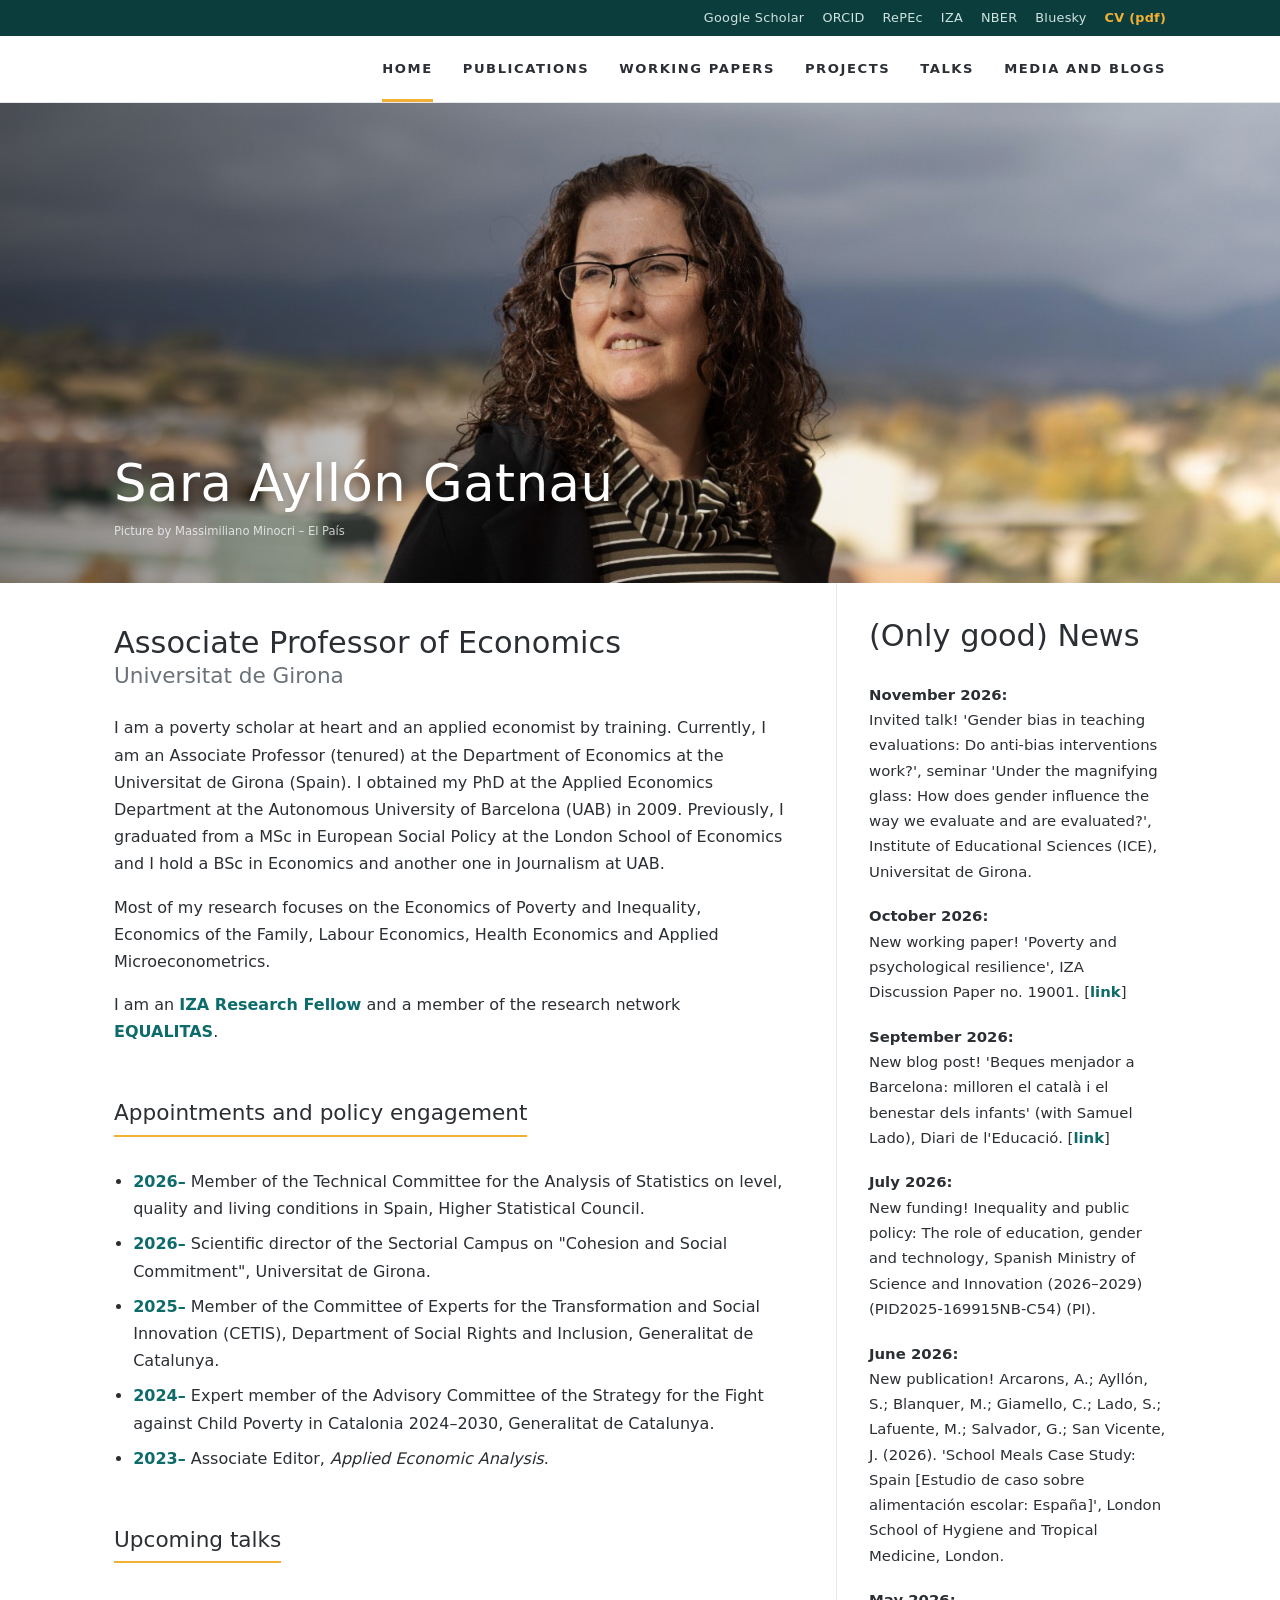
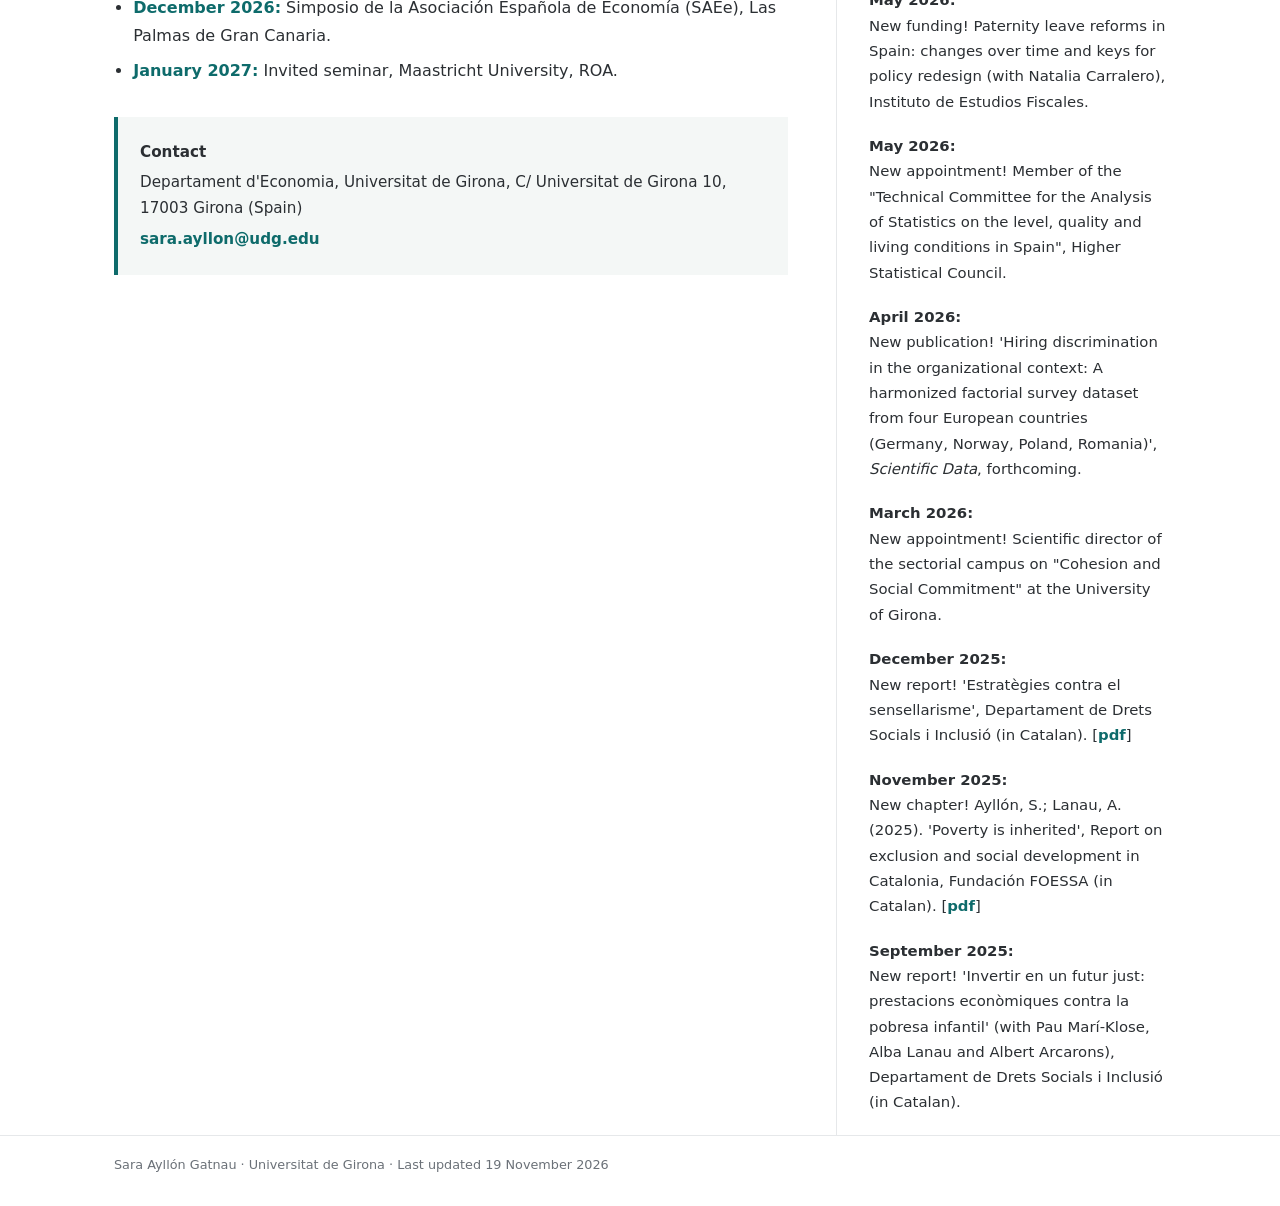
<file: index.html>
<!DOCTYPE html>
<html lang="en">
<head>
<meta charset="utf-8">
<meta name="viewport" content="width=device-width, initial-scale=1">
<title>Sara Ayllón Gatnau</title>
<meta name="description" content="Sara Ayllón Gatnau, economist at the Universitat de Girona: poverty, inequality, family and labour economics.">
<link rel="stylesheet" href="style.css">
</head>
<body class="page-index">
<div class="topbar"><div class="wrap"><a href="https://scholar.google.com/citations?user=O_1DEpYAAAAJ">Google Scholar</a><a href="https://orcid.org/0000-0002-3338-1183">ORCID</a><a href="https://ideas.repec.org/e/pay16.html">RePEc</a><a href="https://www.iza.org/people/fellows/5118/sara-ayllon">IZA</a><a href="https://www.nber.org/people/sara_ayllon">NBER</a><a href="https://bsky.app/profile/ayllonsara.bsky.social">Bluesky</a><a class="cv" href="files/cv_english_long_2026_11_14.pdf">CV (pdf)</a></div></div>
<header class="menubar"><div class="wrap">
  <a class="name" href="index.html">Sara Ayllón Gatnau</a>
  <nav><a href="index.html" class="here">Home</a><a href="publications.html">Publications</a><a href="working-papers.html">Working papers</a><a href="projects.html">Projects</a><a href="talks.html">Talks</a><a href="media.html">Media and blogs</a></nav>
</div></header>
<section class="banner"><div class="wrap"><div class="bname">Sara Ayllón Gatnau</div><div class="credit">Picture by Massimiliano Minocri – El País</div></div></section>
<main class="wrap">
<div class="home">
<div class="main">
<p class="lead">Associate Professor of Economics<span>Universitat de Girona</span></p>
<p>I am a poverty scholar at heart and an applied economist by training. Currently, I am an Associate Professor (tenured) at the Department of Economics at the Universitat de Girona (Spain). I obtained my PhD at the Applied Economics Department at the Autonomous University of Barcelona (UAB) in 2009. Previously, I graduated from a MSc in European Social Policy at the London School of Economics and I hold a BSc in Economics and another one in Journalism at UAB.</p>
<p>Most of my research focuses on the Economics of Poverty and Inequality, Economics of the Family, Labour Economics, Health Economics and Applied Microeconometrics.</p>
<p>I am an <a href="https://www.iza.org/people/fellows/5118/sara-ayllon">IZA Research Fellow</a> and a member of the research network <a href="http://www.equalitas.es/">EQUALITAS</a>.</p>
<h2 id="appointments-and-policy-engagement">Appointments and policy engagement</h2>
<ul>
<li><strong>2026–</strong> Member of the Technical Committee for the Analysis of Statistics on level, quality and living conditions in Spain, Higher Statistical Council.</li>
<li><strong>2026–</strong> Scientific director of the Sectorial Campus on "Cohesion and Social Commitment", Universitat de Girona.</li>
<li><strong>2025–</strong> Member of the Committee of Experts for the Transformation and Social Innovation (CETIS), Department of Social Rights and Inclusion, Generalitat de Catalunya.</li>
<li><strong>2024–</strong> Expert member of the Advisory Committee of the Strategy for the Fight against Child Poverty in Catalonia 2024–2030, Generalitat de Catalunya.</li>
<li><strong>2023–</strong> Associate Editor, <em>Applied Economic Analysis</em>.</li>
</ul>
<h2 id="upcoming-talks">Upcoming talks</h2>
<ul>
<li><strong>December 2026:</strong> Simposio de la Asociación Española de Economía (SAEe), Las Palmas de Gran Canaria.</li>
<li><strong>January 2027:</strong> Invited seminar, Maastricht University, ROA.</li>
</ul>
<div class="contact">
<p><strong>Contact</strong></p>
<p>Departament d'Economia, Universitat de Girona, C/ Universitat de Girona 10, 17003 Girona (Spain)</p>
<p><a href="mailto:sara.ayllon@udg.edu">sara.ayllon@udg.edu</a></p>
</div>
</div>
<aside class="news">
<h2 id="only-good-news">(Only good) News</h2>
<ul>
<li><strong>November 2026:</strong> Invited talk! 'Gender bias in teaching evaluations: Do anti-bias interventions work?', seminar 'Under the magnifying glass: How does gender influence the way we evaluate and are evaluated?', Institute of Educational Sciences (ICE), Universitat de Girona.</li>
<li><strong>October 2026:</strong> New working paper! 'Poverty and psychological resilience', IZA Discussion Paper no. 19001. [<a href="https://docs.iza.org/dp19001.pdf">link</a>]</li>
<li><strong>September 2026:</strong> New blog post! 'Beques menjador a Barcelona: milloren el català i el benestar dels infants' (with Samuel Lado), Diari de l'Educació. [<a href="https://educa.barcelona/2026/09/01/beques-menjador-a-barcelona-milloren-el-catala-i-el-benestar-dels-infants/">link</a>]</li>
<li><strong>July 2026:</strong> New funding! Inequality and public policy: The role of education, gender and technology, Spanish Ministry of Science and Innovation (2026–2029) (PID2025-169915NB-C54) (PI).</li>
<li><strong>June 2026:</strong> New publication! Arcarons, A.; Ayllón, S.; Blanquer, M.; Giamello, C.; Lado, S.; Lafuente, M.; Salvador, G.; San Vicente, J. (2026). 'School Meals Case Study: Spain [Estudio de caso sobre alimentación escolar: España]', London School of Hygiene and Tropical Medicine, London.</li>
<li><strong>May 2026:</strong> New funding! Paternity leave reforms in Spain: changes over time and keys for policy redesign (with Natalia Carralero), Instituto de Estudios Fiscales.</li>
<li><strong>May 2026:</strong> New appointment! Member of the "Technical Committee for the Analysis of Statistics on the level, quality and living conditions in Spain", Higher Statistical Council.</li>
<li><strong>April 2026:</strong> New publication! 'Hiring discrimination in the organizational context: A harmonized factorial survey dataset from four European countries (Germany, Norway, Poland, Romania)', <em>Scientific Data</em>, forthcoming.</li>
<li><strong>March 2026:</strong> New appointment! Scientific director of the sectorial campus on "Cohesion and Social Commitment" at the University of Girona.</li>
<li><strong>December 2025:</strong> New report! 'Estratègies contra el sensellarisme', Departament de Drets Socials i Inclusió (in Catalan). [<a href="files/estrategies-contra-el-sensellarisme.pdf">pdf</a>]</li>
<li><strong>November 2025:</strong> New chapter! Ayllón, S.; Lanau, A. (2025). 'Poverty is inherited', Report on exclusion and social development in Catalonia, Fundación FOESSA (in Catalan). [<a href="files/catalunya_cat_informe-sobre-exclusio-y-desarrollo-social_2025_web.pdf">pdf</a>]</li>
<li><strong>September 2025:</strong> New report! 'Invertir en un futur just: prestacions econòmiques contra la pobresa infantil' (with Pau Marí-Klose, Alba Lanau and Albert Arcarons), Departament de Drets Socials i Inclusió (in Catalan).</li>
</ul>
</aside>
</div>
</main>
<footer class="site"><div class="wrap">Sara Ayllón Gatnau · Universitat de Girona · Last updated 19 November 2026</div></footer>
</body>
</html>
</file>
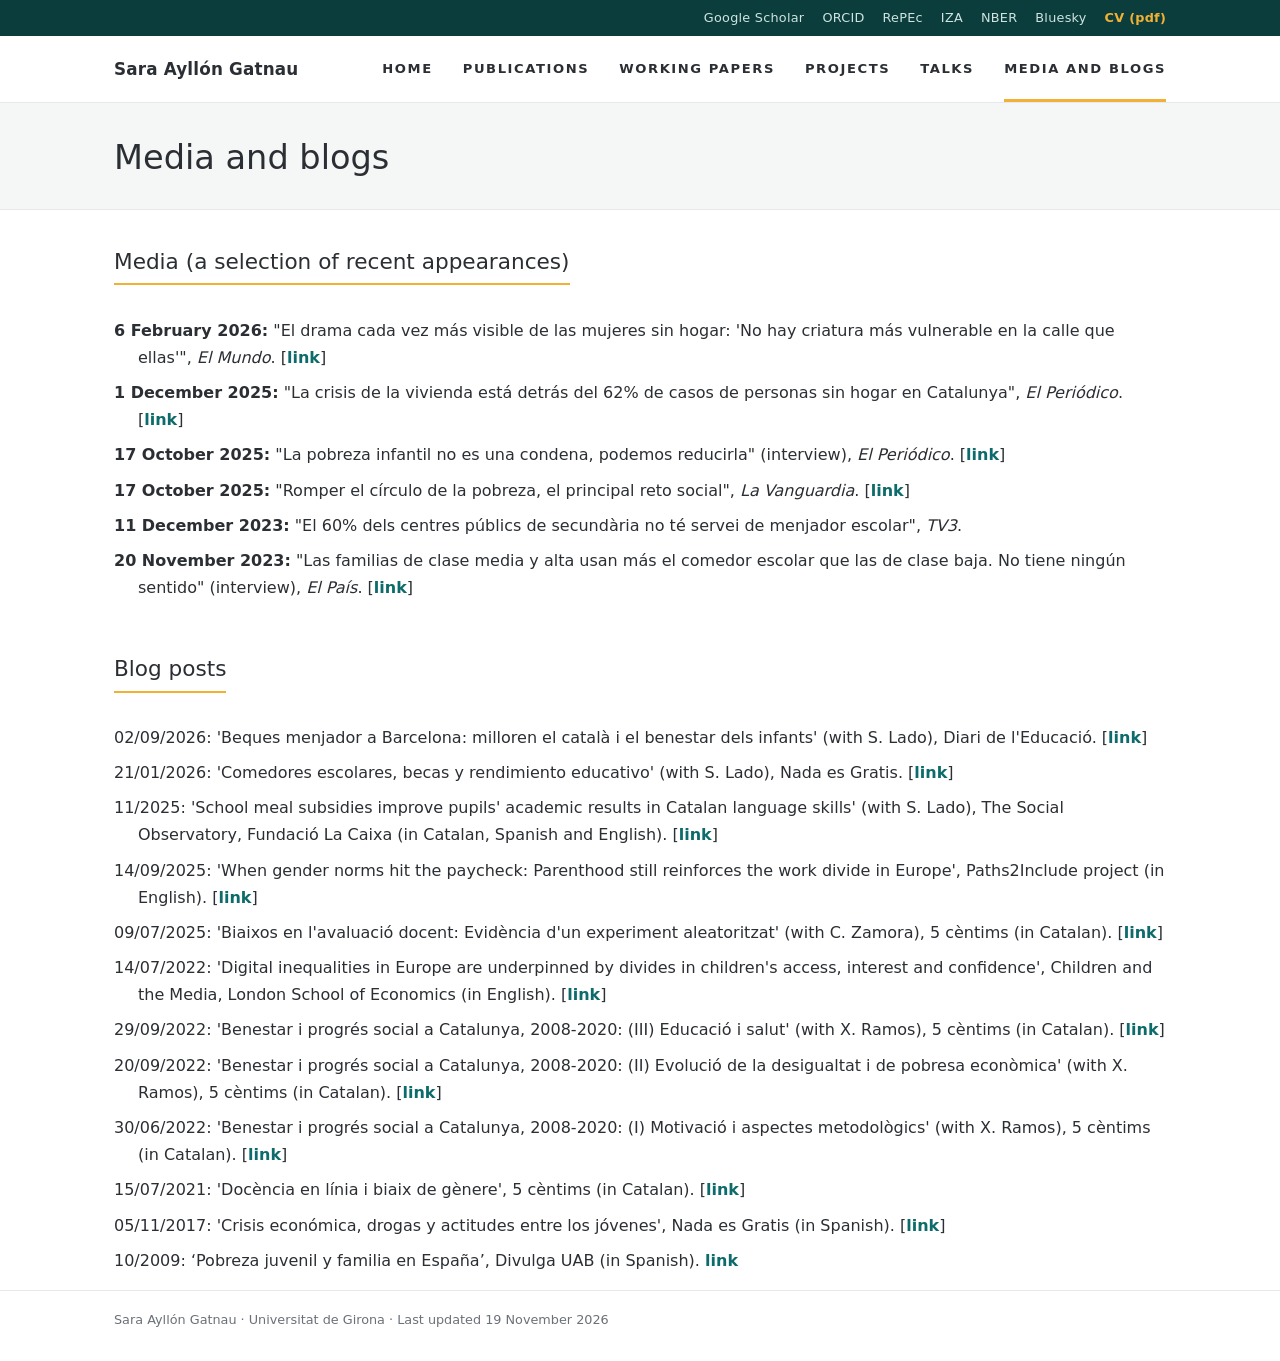
<file: media.html>
<!DOCTYPE html>
<html lang="en">
<head>
<meta charset="utf-8">
<meta name="viewport" content="width=device-width, initial-scale=1">
<title>Media and blogs – Sara Ayllón Gatnau</title>
<meta name="description" content="Sara Ayllón Gatnau, economist at the Universitat de Girona: poverty, inequality, family and labour economics.">
<link rel="stylesheet" href="style.css">
</head>
<body class="page-media">
<div class="topbar"><div class="wrap"><a href="https://scholar.google.com/citations?user=O_1DEpYAAAAJ">Google Scholar</a><a href="https://orcid.org/0000-0002-3338-1183">ORCID</a><a href="https://ideas.repec.org/e/pay16.html">RePEc</a><a href="https://www.iza.org/people/fellows/5118/sara-ayllon">IZA</a><a href="https://www.nber.org/people/sara_ayllon">NBER</a><a href="https://bsky.app/profile/ayllonsara.bsky.social">Bluesky</a><a class="cv" href="files/cv_english_long_2026_11_14.pdf">CV (pdf)</a></div></div>
<header class="menubar"><div class="wrap">
  <a class="name" href="index.html">Sara Ayllón Gatnau</a>
  <nav><a href="index.html">Home</a><a href="publications.html">Publications</a><a href="working-papers.html">Working papers</a><a href="projects.html">Projects</a><a href="talks.html">Talks</a><a href="media.html" class="here">Media and blogs</a></nav>
</div></header>
<section class="pagehead"><div class="wrap"><h1>Media and blogs</h1></div></section>
<main class="wrap">
<h1 id="media-and-blogs">Media and blogs</h1>
<h2 id="media-a-selection-of-recent-appearances">Media (a selection of recent appearances)</h2>
<ul>
<li><strong>6 February 2026:</strong> "El drama cada vez más visible de las mujeres sin hogar: 'No hay criatura más vulnerable en la calle que ellas'", <em>El Mundo</em>. [<a href="https://www.elmundo.es/papel/historias/2026/02/06/6979ec5efdddff6c068b4597.html">link</a>]</li>
<li><strong>1 December 2025:</strong> "La crisis de la vivienda está detrás del 62% de casos de personas sin hogar en Catalunya", <em>El Periódico</em>. [<a href="https://www.elperiodico.com/es/sociedad/20251201/crisis-vivienda-arroja-calle-62-personas-sin-hogar-124295819">link</a>]</li>
<li><strong>17 October 2025:</strong> "La pobreza infantil no es una condena, podemos reducirla" (interview), <em>El Periódico</em>. [<a href="https://www.elperiodico.com/es/sociedad/20251017/sara-ayllon-pobreza-reduccion-122682171">link</a>]</li>
<li><strong>17 October 2025:</strong> "Romper el círculo de la pobreza, el principal reto social", <em>La Vanguardia</em>. [<a href="https://www.lavanguardia.com/vida/20251017/11169992/romper-circulo-pobreza-principal-reto-social-smr.html">link</a>]</li>
<li><strong>11 December 2023:</strong> "El 60% dels centres públics de secundària no té servei de menjador escolar", <em>TV3</em>.</li>
<li><strong>20 November 2023:</strong> "Las familias de clase media y alta usan más el comedor escolar que las de clase baja. No tiene ningún sentido" (interview), <em>El País</em>. [<a href="https://elpais.com/educacion/2023-11-20/sara-ayllon-investigadora-las-familias-de-clase-media-y-alta-usan-mas-el-comedor-escolar-que-las-de-clase-baja-no-tiene-ningun-sentido.html">link</a>]</li>
</ul>
<h2 id="blog-posts">Blog posts</h2>
<ul>
<li>02/09/2026: 'Beques menjador a Barcelona: milloren el català i el benestar dels infants' (with S. Lado), Diari de l'Educació. [<a href="https://educa.barcelona/2026/09/01/beques-menjador-a-barcelona-milloren-el-catala-i-el-benestar-dels-infants/">link</a>]</li>
<li>21/01/2026: 'Comedores escolares, becas y rendimiento educativo' (with S. Lado), Nada es Gratis. [<a href="https://nadaesgratis.es/admin/comedores-escolares-becas-y-resultados-educativos">link</a>]</li>
<li>11/2025: 'School meal subsidies improve pupils' academic results in Catalan language skills' (with S. Lado), The Social Observatory, Fundació La Caixa (in Catalan, Spanish and English). [<a href="https://elobservatoriosocial.fundacionlacaixa.org/en/-/becas-comedor-lengua-catalana">link</a>]</li>
<li>14/09/2025: 'When gender norms hit the paycheck: Parenthood still reinforces the work divide in Europe', Paths2Include project (in English). [<a href="https://paths2include.eu/opinion-series/when-gender-norms-hit-the-paycheck-parenthood-still-reinforces-the-work-divide-in-europe/">link</a>]</li>
<li>09/07/2025: 'Biaixos en l'avaluació docent: Evidència d'un experiment aleatoritzat' (with C. Zamora), 5 cèntims (in Catalan). [<a href="https://www.5centims.cat/biaixos-en-lavaluacio-docent-evidencia-dun-experiment-aleatoritzat/">link</a>]</li>
<li>14/07/2022: 'Digital inequalities in Europe are underpinned by divides in children's access, interest and confidence', Children and the Media, London School of Economics (in English). [<a href="https://blogs.lse.ac.uk/medialse/2022/07/14/digital-inequalities-in-europe-are-underpinned-by-divides-in-childrens-access-interest-and-confidence/">link</a>]</li>
<li>29/09/2022: 'Benestar i progrés social a Catalunya, 2008-2020: (III) Educació i salut' (with X. Ramos), 5 cèntims (in Catalan). [<a href="https://www.5centims.cat/benestar-i-progres-social-a-catalunya-2008-2020-iii-educacio-i-salut/">link</a>]</li>
<li>20/09/2022: 'Benestar i progrés social a Catalunya, 2008-2020: (II) Evolució de la desigualtat i de pobresa econòmica' (with X. Ramos), 5 cèntims (in Catalan). [<a href="https://www.5centims.cat/benestar-i-progres-social-a-catalunya-2008-2020-ii-evolucio-de-la-desigualtat-i-de-la-pobresa-economica/">link</a>]</li>
<li>30/06/2022: 'Benestar i progrés social a Catalunya, 2008-2020: (I) Motivació i aspectes metodològics' (with X. Ramos), 5 cèntims (in Catalan). [<a href="https://www.5centims.cat/benestar-i-progres-social-a-catalunya-2008-2020-i-motivacio-i-aspectes-metodologics/">link</a>]</li>
<li>15/07/2021: 'Docència en línia i biaix de gènere', 5 cèntims (in Catalan). [<a href="https://www.5centims.cat/docencia-en-linia-i-biaix-de-genere/">link</a>]</li>
<li>05/11/2017: 'Crisis económica, drogas y actitudes entre los jóvenes', Nada es Gratis (in Spanish). [<a href="https://nadaesgratis.es/admin/la-relacion-entre-crisis-economica-y-consumo-de-drogas">link</a>]</li>
<li>10/2009: ‘Pobreza juvenil y familia en España’, Divulga UAB (in Spanish). <a href="https://www.uab.cat/web/detalle-noticia/pobreza-juvenil-y-familia-en-espana-1345680342040.html?articleId=1255415637196">link</a></li>
</ul>
</main>
<footer class="site"><div class="wrap">Sara Ayllón Gatnau · Universitat de Girona · Last updated 19 November 2026</div></footer>
</body>
</html>
</file>
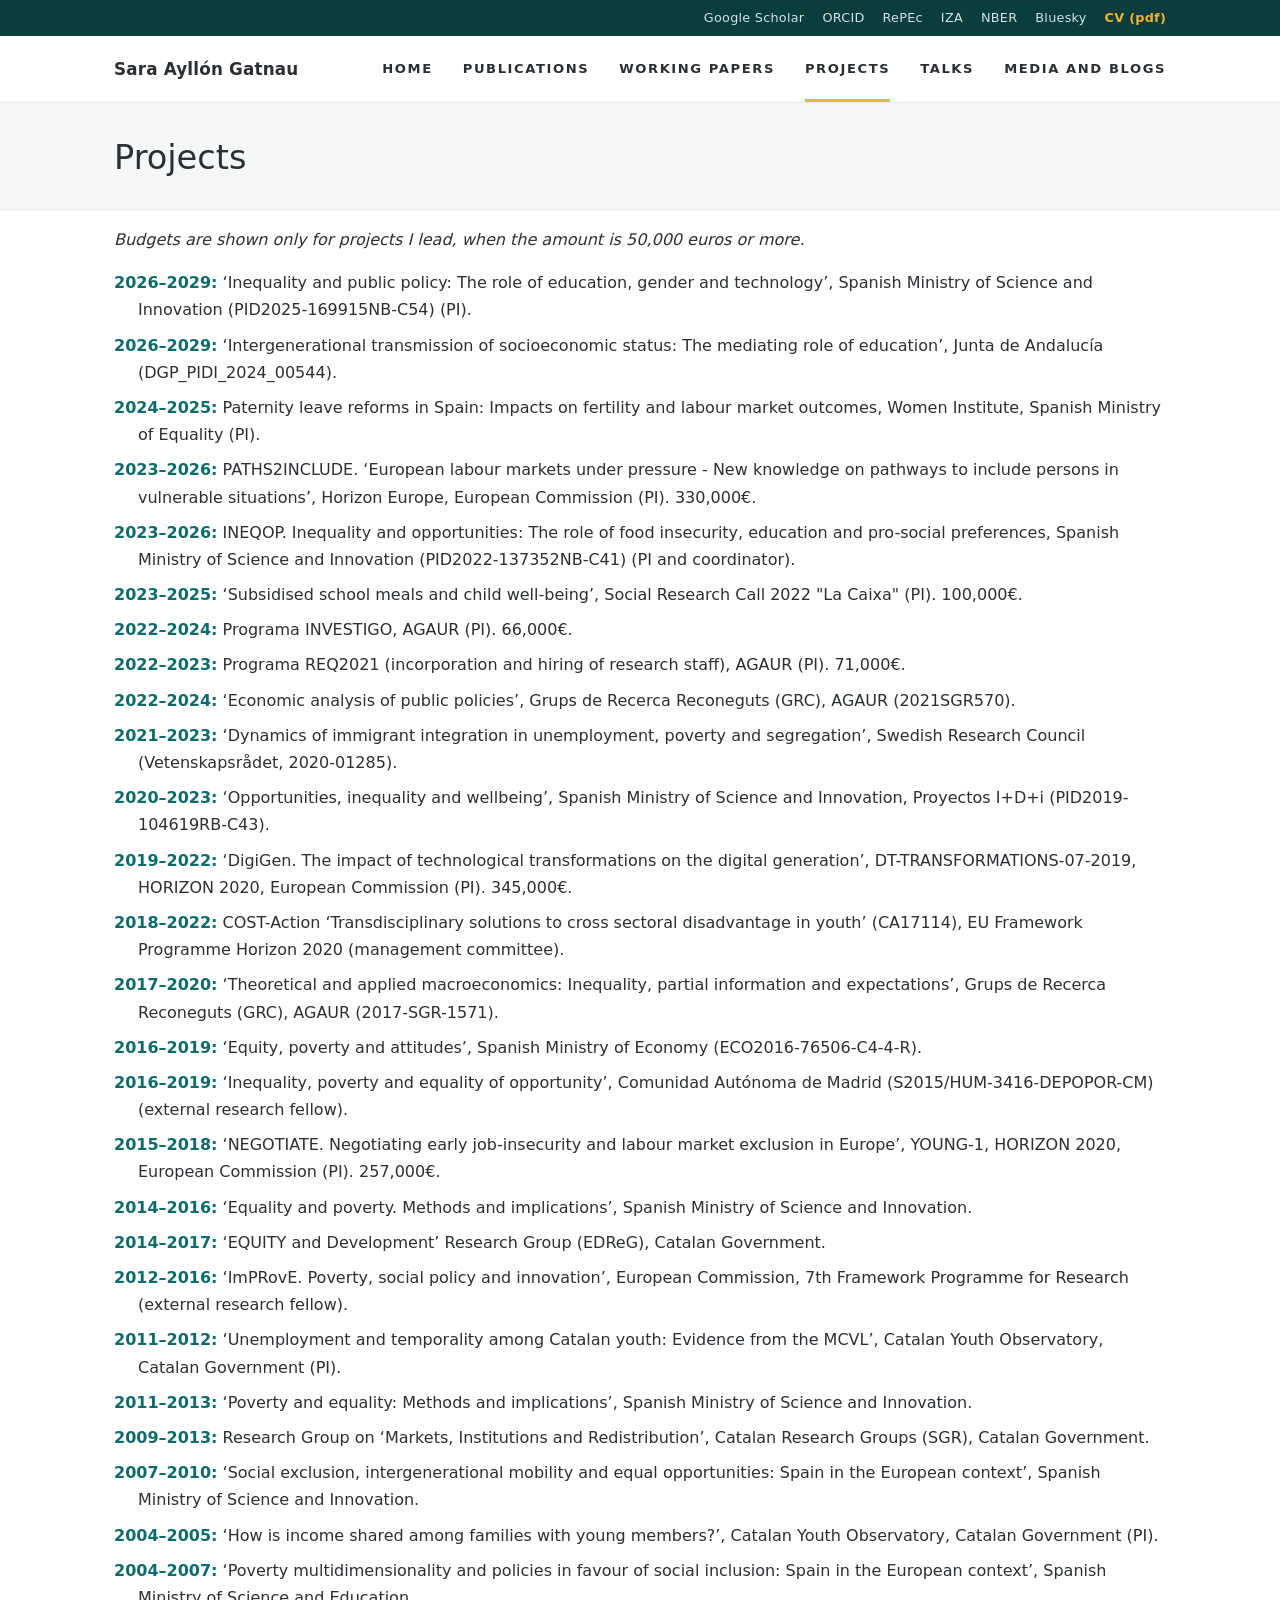
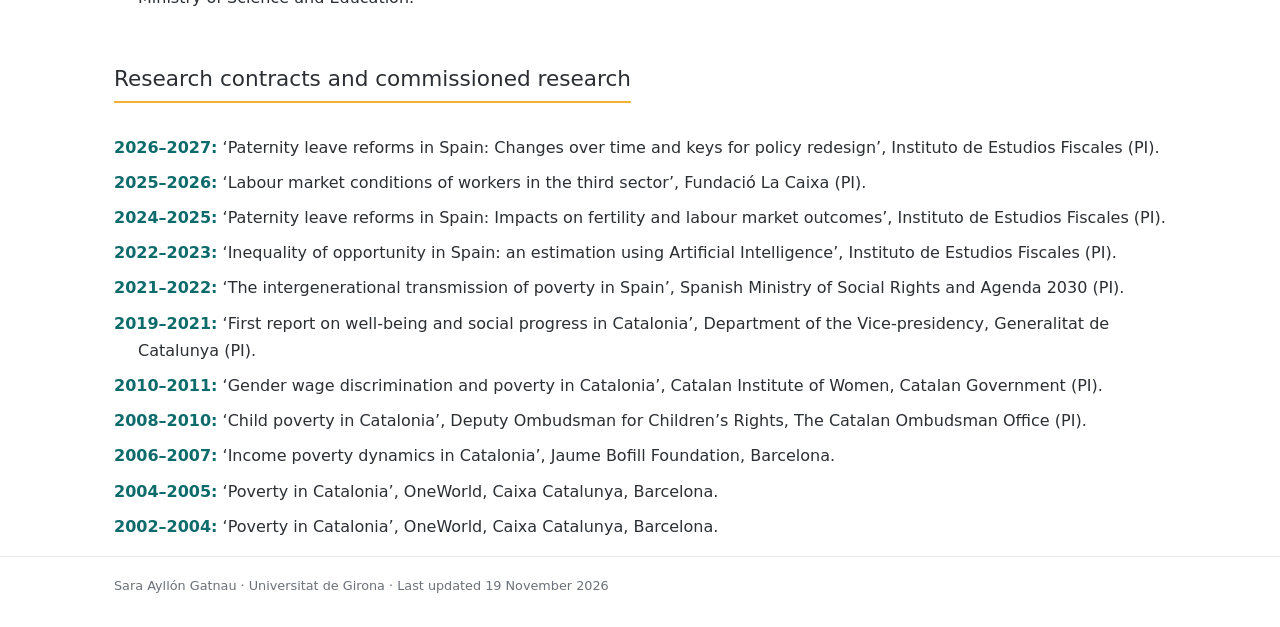
<file: projects.html>
<!DOCTYPE html>
<html lang="en">
<head>
<meta charset="utf-8">
<meta name="viewport" content="width=device-width, initial-scale=1">
<title>Projects – Sara Ayllón Gatnau</title>
<meta name="description" content="Sara Ayllón Gatnau, economist at the Universitat de Girona: poverty, inequality, family and labour economics.">
<link rel="stylesheet" href="style.css">
</head>
<body class="page-projects">
<div class="topbar"><div class="wrap"><a href="https://scholar.google.com/citations?user=O_1DEpYAAAAJ">Google Scholar</a><a href="https://orcid.org/0000-0002-3338-1183">ORCID</a><a href="https://ideas.repec.org/e/pay16.html">RePEc</a><a href="https://www.iza.org/people/fellows/5118/sara-ayllon">IZA</a><a href="https://www.nber.org/people/sara_ayllon">NBER</a><a href="https://bsky.app/profile/ayllonsara.bsky.social">Bluesky</a><a class="cv" href="files/cv_english_long_2026_11_14.pdf">CV (pdf)</a></div></div>
<header class="menubar"><div class="wrap">
  <a class="name" href="index.html">Sara Ayllón Gatnau</a>
  <nav><a href="index.html">Home</a><a href="publications.html">Publications</a><a href="working-papers.html">Working papers</a><a href="projects.html" class="here">Projects</a><a href="talks.html">Talks</a><a href="media.html">Media and blogs</a></nav>
</div></header>
<section class="pagehead"><div class="wrap"><h1>Projects</h1></div></section>
<main class="wrap">
<h1 id="research-projects">Research projects</h1>
<p><em>Budgets are shown only for projects I lead, when the amount is 50,000 euros or more.</em></p>
<ul>
<li><strong>2026–2029:</strong> ‘Inequality and public policy: The role of education, gender and technology’, Spanish Ministry of Science and Innovation (PID2025-169915NB-C54) (PI).</li>
<li><strong>2026–2029:</strong> ‘Intergenerational transmission of socioeconomic status: The mediating role of education’, Junta de Andalucía (DGP_PIDI_2024_00544).</li>
<li><strong>2024–2025:</strong> Paternity leave reforms in Spain: Impacts on fertility and labour market outcomes, Women Institute, Spanish Ministry of Equality (PI).</li>
<li><strong>2023–2026:</strong> PATHS2INCLUDE. ‘European labour markets under pressure - New knowledge on pathways to include persons in vulnerable situations’, Horizon Europe, European Commission (PI). 330,000€.</li>
<li><strong>2023–2026:</strong> INEQOP. Inequality and opportunities: The role of food insecurity, education and pro-social preferences, Spanish Ministry of Science and Innovation (PID2022-137352NB-C41) (PI and coordinator).</li>
<li><strong>2023–2025:</strong> ‘Subsidised school meals and child well-being’, Social Research Call 2022 "La Caixa" (PI). 100,000€.</li>
<li><strong>2022–2024:</strong> Programa INVESTIGO, AGAUR (PI). 66,000€.</li>
<li><strong>2022–2023:</strong> Programa REQ2021 (incorporation and hiring of research staff), AGAUR (PI). 71,000€.</li>
<li><strong>2022–2024:</strong> ‘Economic analysis of public policies’, Grups de Recerca Reconeguts (GRC), AGAUR (2021SGR570).</li>
<li><strong>2021–2023:</strong> ‘Dynamics of immigrant integration in unemployment, poverty and segregation’, Swedish Research Council (Vetenskapsrådet, 2020-01285).</li>
<li><strong>2020–2023:</strong> ‘Opportunities, inequality and wellbeing’, Spanish Ministry of Science and Innovation, Proyectos I+D+i (PID2019-104619RB-C43).</li>
<li><strong>2019–2022:</strong> ‘DigiGen. The impact of technological transformations on the digital generation’, DT-TRANSFORMATIONS-07-2019, HORIZON 2020, European Commission (PI). 345,000€.</li>
<li><strong>2018–2022:</strong> COST-Action ‘Transdisciplinary solutions to cross sectoral disadvantage in youth’ (CA17114), EU Framework Programme Horizon 2020 (management committee).</li>
<li><strong>2017–2020:</strong> ‘Theoretical and applied macroeconomics: Inequality, partial information and expectations’, Grups de Recerca Reconeguts (GRC), AGAUR (2017-SGR-1571).</li>
<li><strong>2016–2019:</strong> ‘Equity, poverty and attitudes’, Spanish Ministry of Economy (ECO2016-76506-C4-4-R).</li>
<li><strong>2016–2019:</strong> ‘Inequality, poverty and equality of opportunity’, Comunidad Autónoma de Madrid (S2015/HUM-3416-DEPOPOR-CM) (external research fellow).</li>
<li><strong>2015–2018:</strong> ‘NEGOTIATE. Negotiating early job-insecurity and labour market exclusion in Europe’, YOUNG-1, HORIZON 2020, European Commission (PI). 257,000€.</li>
<li><strong>2014–2016:</strong> ‘Equality and poverty. Methods and implications’, Spanish Ministry of Science and Innovation.</li>
<li><strong>2014–2017:</strong> ‘EQUITY and Development’ Research Group (EDReG), Catalan Government.</li>
<li><strong>2012–2016:</strong> ‘ImPRovE. Poverty, social policy and innovation’, European Commission, 7th Framework Programme for Research (external research fellow).</li>
<li><strong>2011–2012:</strong> ‘Unemployment and temporality among Catalan youth: Evidence from the MCVL’, Catalan Youth Observatory, Catalan Government (PI).</li>
<li><strong>2011–2013:</strong> ‘Poverty and equality: Methods and implications’, Spanish Ministry of Science and Innovation.</li>
<li><strong>2009–2013:</strong> Research Group on ‘Markets, Institutions and Redistribution’, Catalan Research Groups (SGR), Catalan Government.</li>
<li><strong>2007–2010:</strong> ‘Social exclusion, intergenerational mobility and equal opportunities: Spain in the European context’, Spanish Ministry of Science and Innovation.</li>
<li><strong>2004–2005:</strong> ‘How is income shared among families with young members?’, Catalan Youth Observatory, Catalan Government (PI).</li>
<li><strong>2004–2007:</strong> ‘Poverty multidimensionality and policies in favour of social inclusion: Spain in the European context’, Spanish Ministry of Science and Education.</li>
</ul>
<h2 id="research-contracts-and-commissioned-research">Research contracts and commissioned research</h2>
<ul>
<li><strong>2026–2027:</strong> ‘Paternity leave reforms in Spain: Changes over time and keys for policy redesign’, Instituto de Estudios Fiscales (PI).</li>
<li><strong>2025–2026:</strong> ‘Labour market conditions of workers in the third sector’, Fundació La Caixa (PI).</li>
<li><strong>2024–2025:</strong> ‘Paternity leave reforms in Spain: Impacts on fertility and labour market outcomes’, Instituto de Estudios Fiscales (PI).</li>
<li><strong>2022–2023:</strong> ‘Inequality of opportunity in Spain: an estimation using Artificial Intelligence’, Instituto de Estudios Fiscales (PI).</li>
<li><strong>2021–2022:</strong> ‘The intergenerational transmission of poverty in Spain’, Spanish Ministry of Social Rights and Agenda 2030 (PI).</li>
<li><strong>2019–2021:</strong> ‘First report on well-being and social progress in Catalonia’, Department of the Vice-presidency, Generalitat de Catalunya (PI).</li>
<li><strong>2010–2011:</strong> ‘Gender wage discrimination and poverty in Catalonia’, Catalan Institute of Women, Catalan Government (PI).</li>
<li><strong>2008–2010:</strong> ‘Child poverty in Catalonia’, Deputy Ombudsman for Children’s Rights, The Catalan Ombudsman Office (PI).</li>
<li><strong>2006–2007:</strong> ‘Income poverty dynamics in Catalonia’, Jaume Bofill Foundation, Barcelona.</li>
<li><strong>2004–2005:</strong> ‘Poverty in Catalonia’, OneWorld, Caixa Catalunya, Barcelona.</li>
<li><strong>2002–2004:</strong> ‘Poverty in Catalonia’, OneWorld, Caixa Catalunya, Barcelona.</li>
</ul>
</main>
<footer class="site"><div class="wrap">Sara Ayllón Gatnau · Universitat de Girona · Last updated 19 November 2026</div></footer>
</body>
</html>
</file>
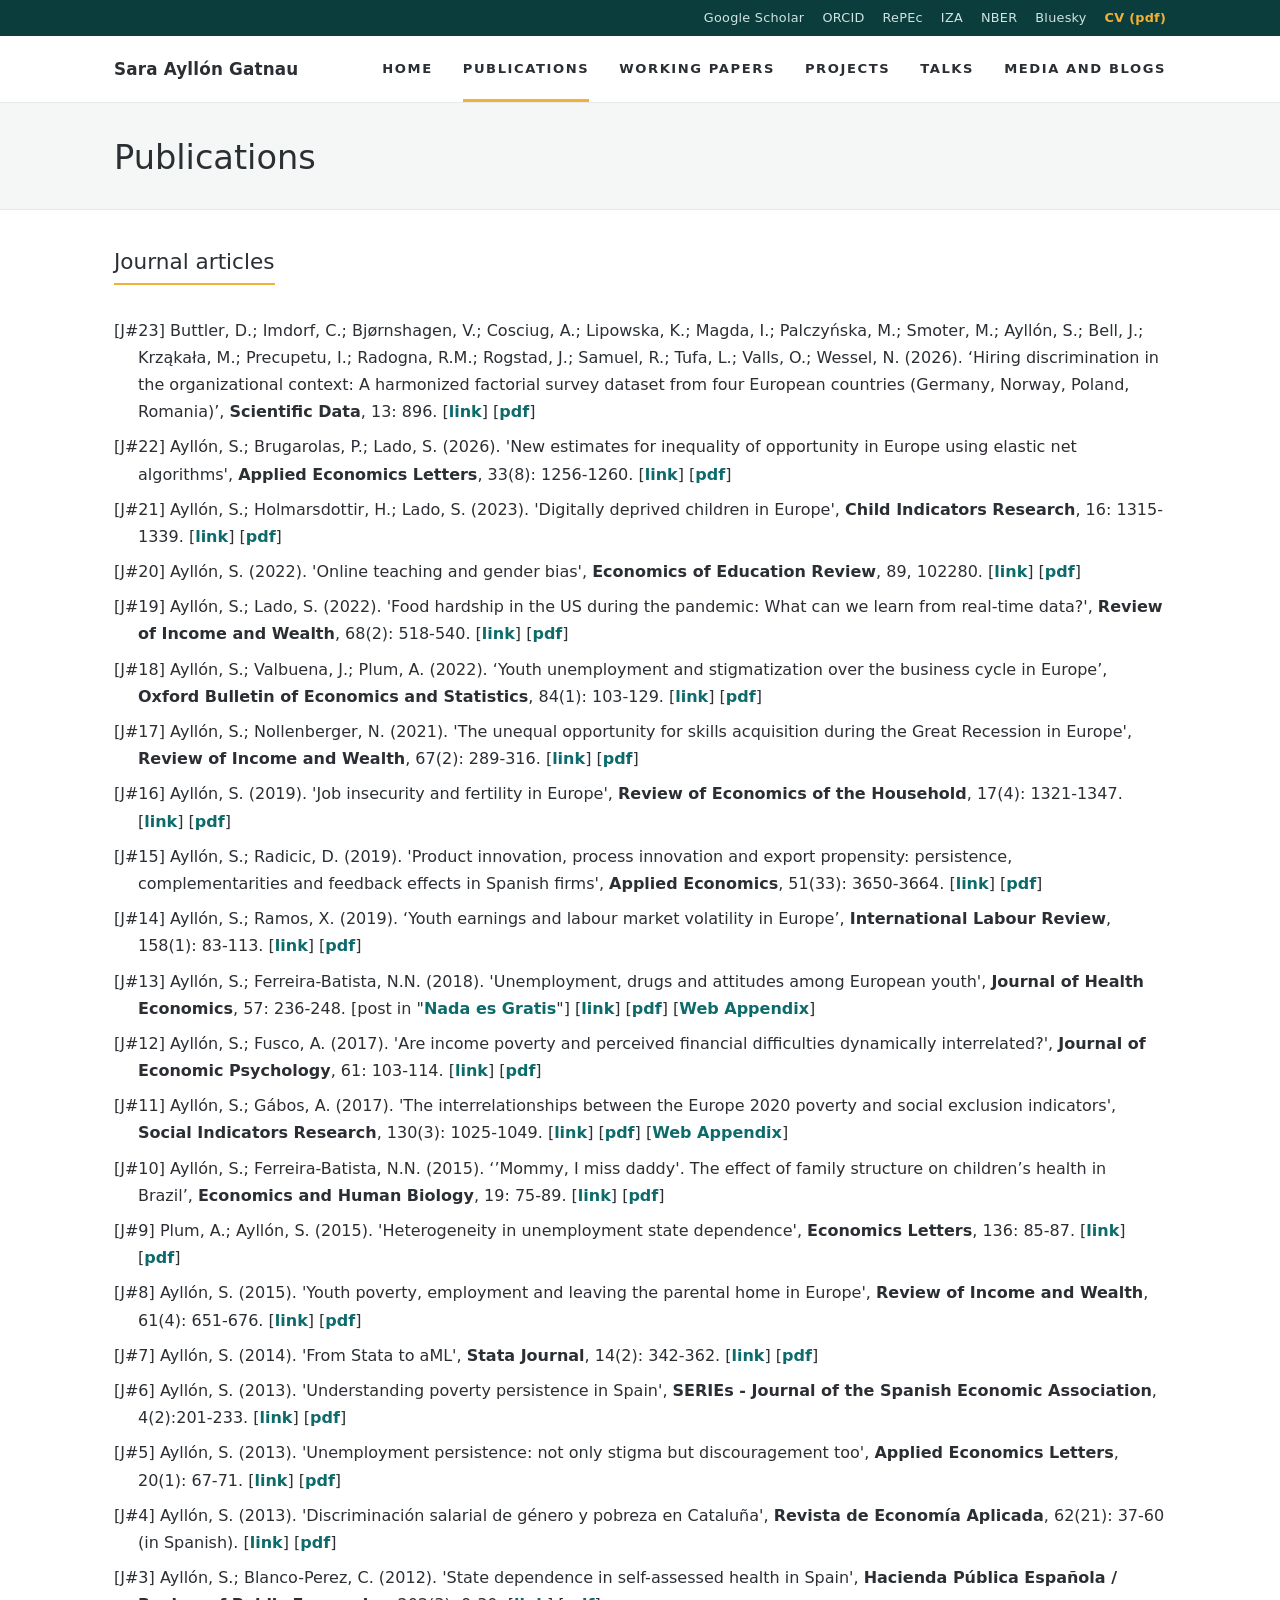
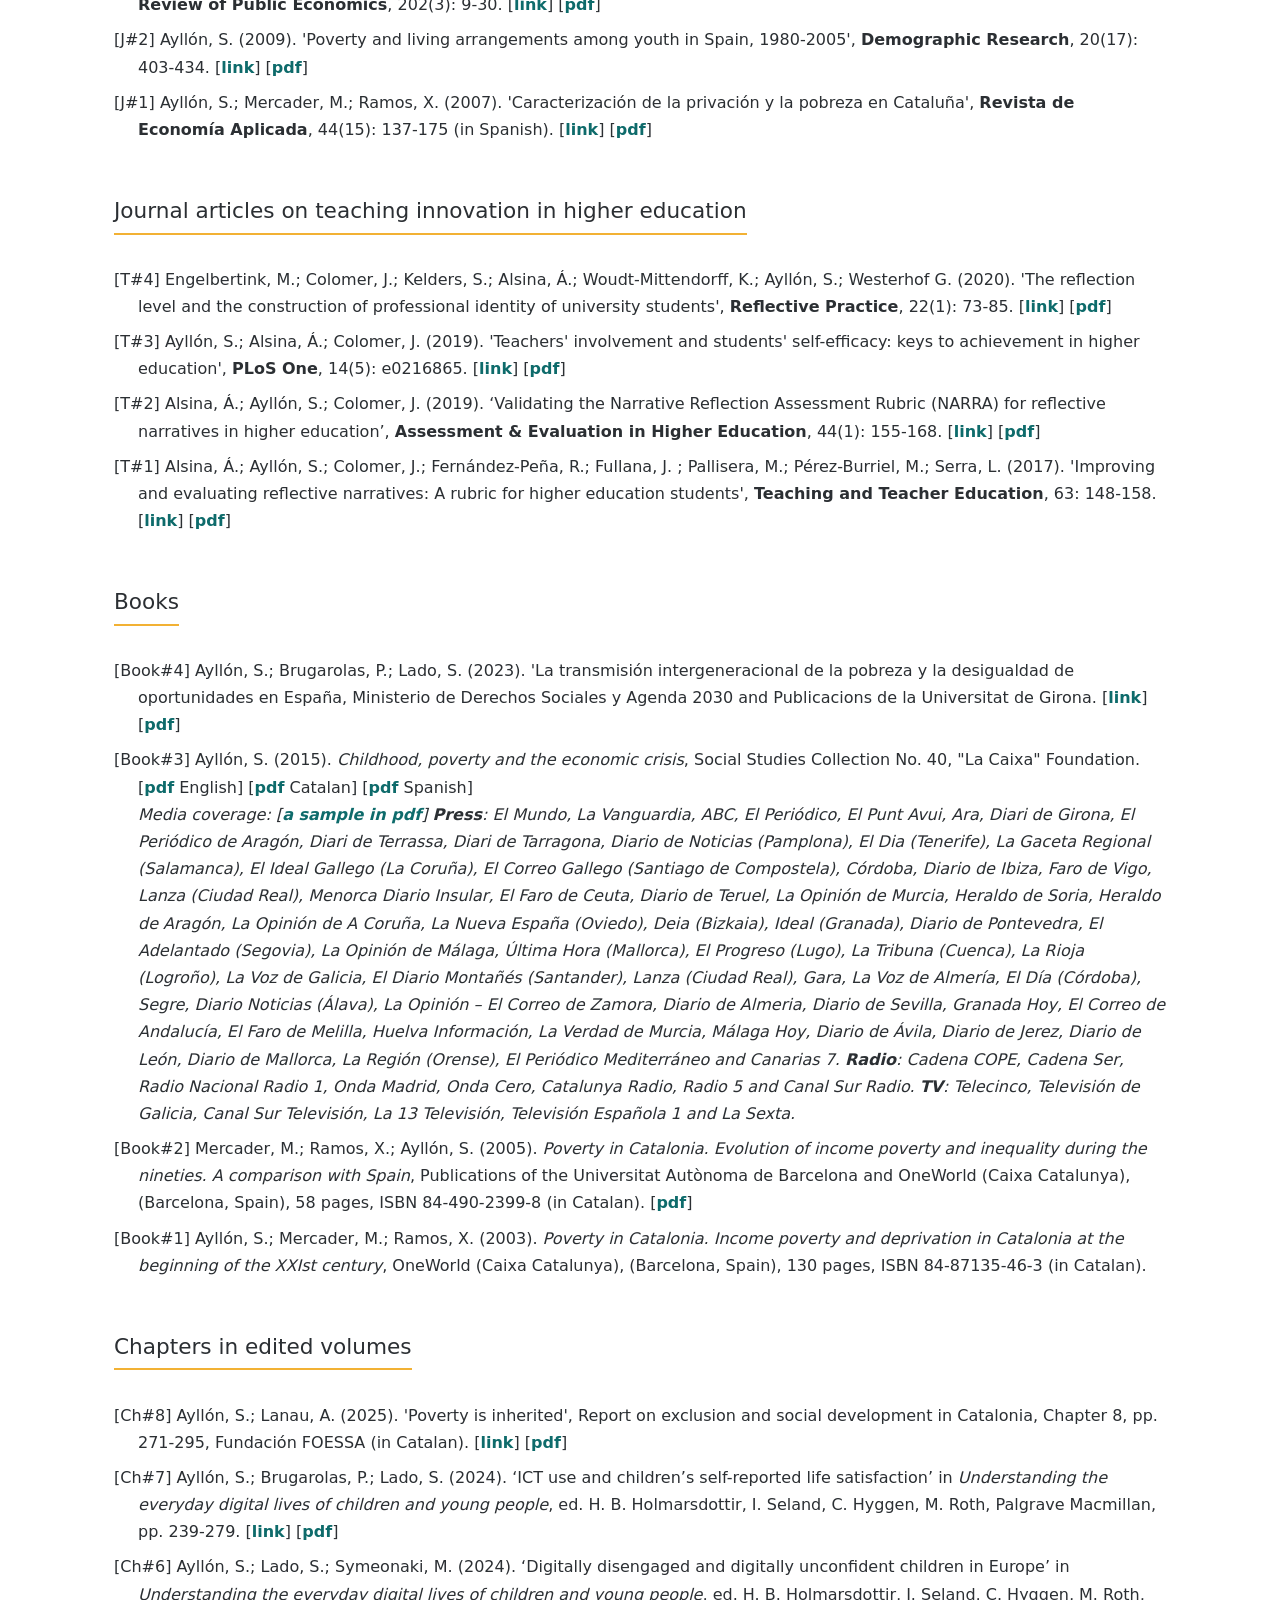
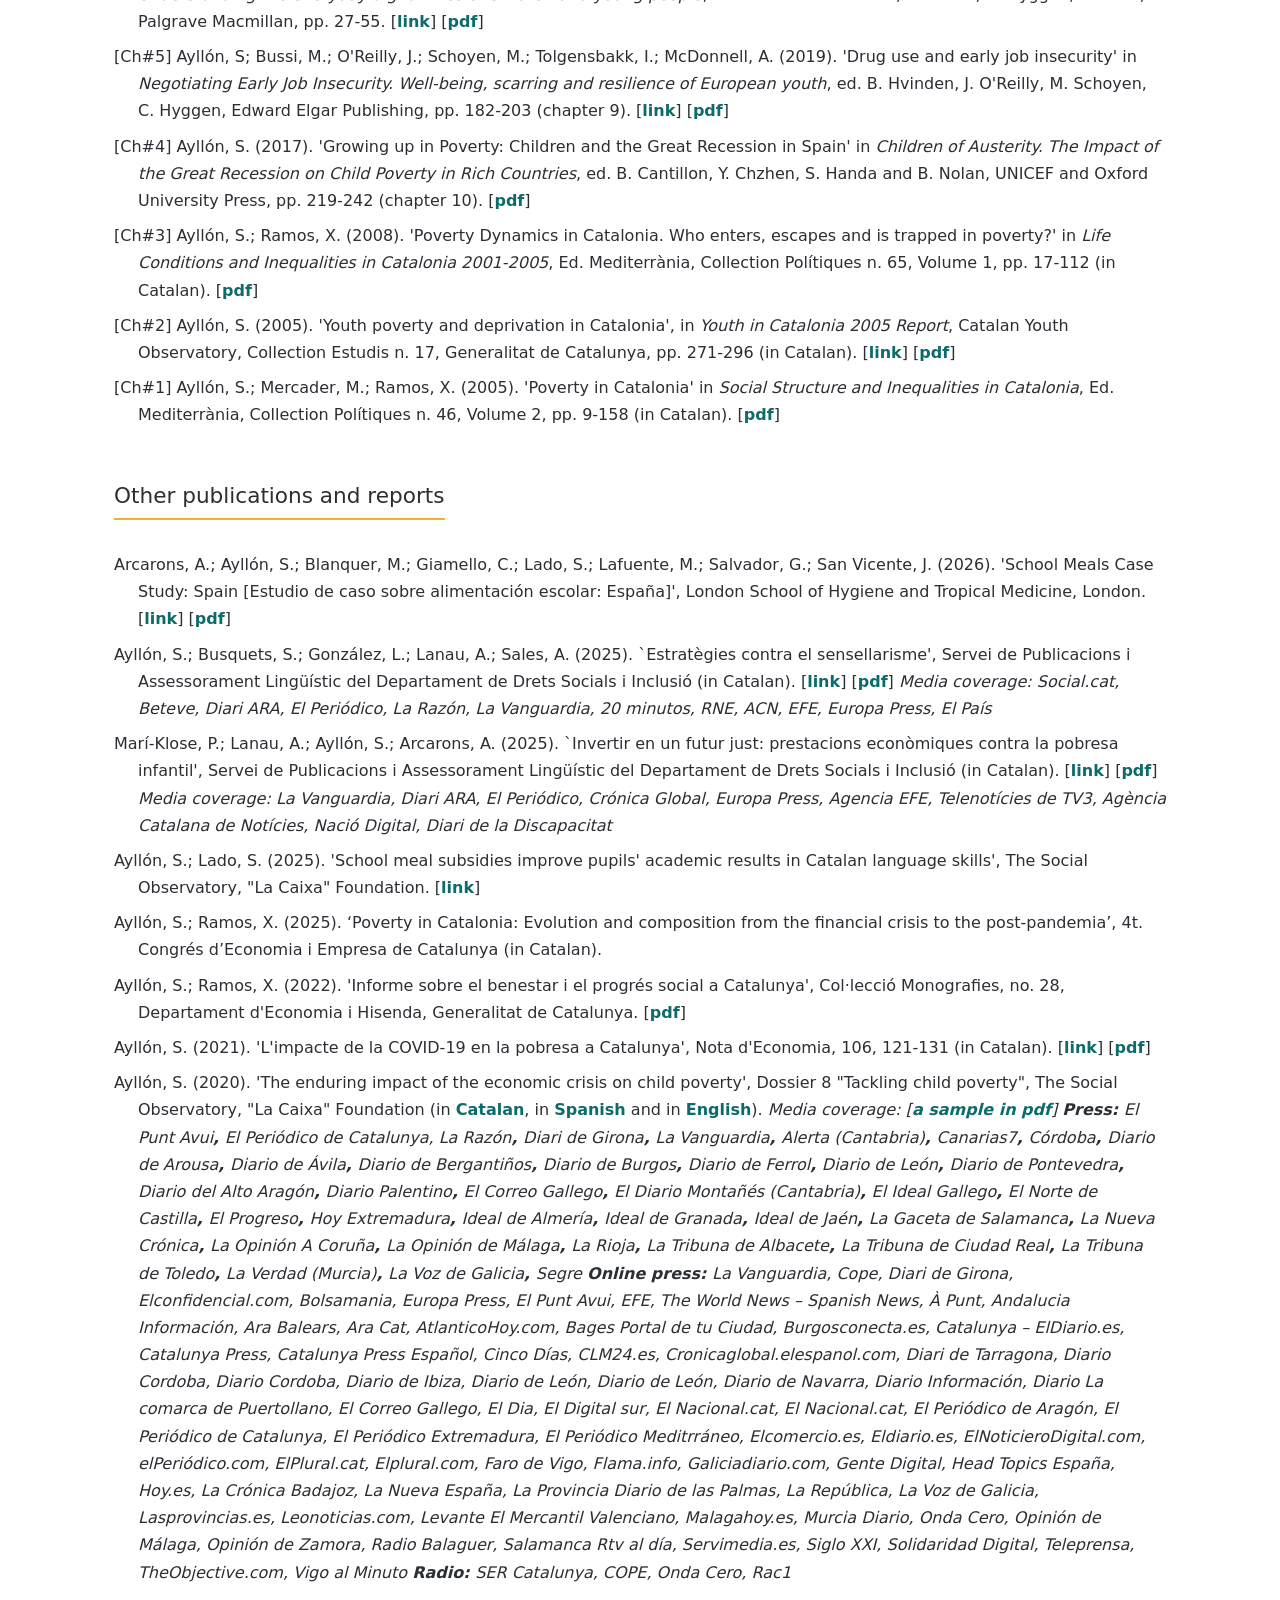
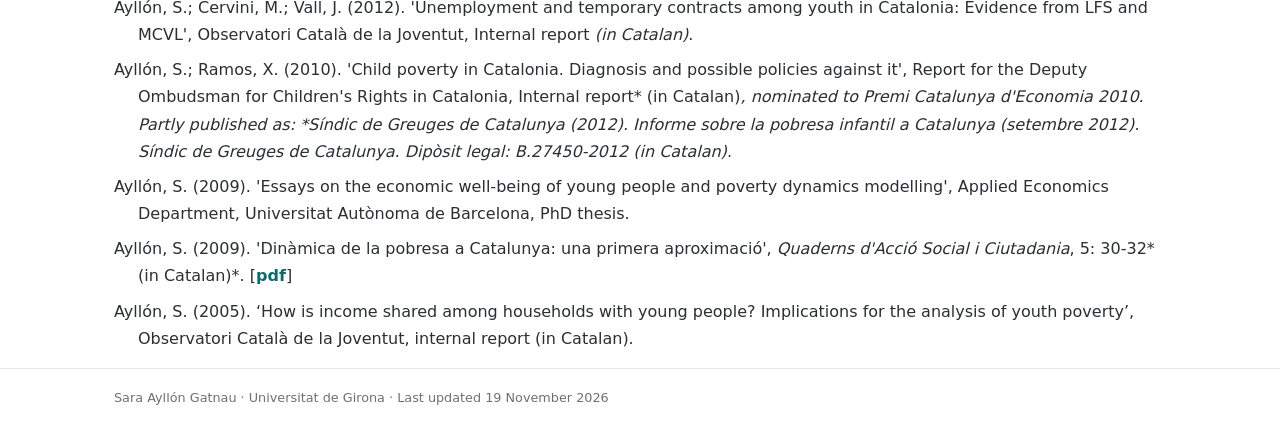
<file: publications.html>
<!DOCTYPE html>
<html lang="en">
<head>
<meta charset="utf-8">
<meta name="viewport" content="width=device-width, initial-scale=1">
<title>Publications – Sara Ayllón Gatnau</title>
<meta name="description" content="Sara Ayllón Gatnau, economist at the Universitat de Girona: poverty, inequality, family and labour economics.">
<link rel="stylesheet" href="style.css">
</head>
<body class="page-publications">
<div class="topbar"><div class="wrap"><a href="https://scholar.google.com/citations?user=O_1DEpYAAAAJ">Google Scholar</a><a href="https://orcid.org/0000-0002-3338-1183">ORCID</a><a href="https://ideas.repec.org/e/pay16.html">RePEc</a><a href="https://www.iza.org/people/fellows/5118/sara-ayllon">IZA</a><a href="https://www.nber.org/people/sara_ayllon">NBER</a><a href="https://bsky.app/profile/ayllonsara.bsky.social">Bluesky</a><a class="cv" href="files/cv_english_long_2026_11_14.pdf">CV (pdf)</a></div></div>
<header class="menubar"><div class="wrap">
  <a class="name" href="index.html">Sara Ayllón Gatnau</a>
  <nav><a href="index.html">Home</a><a href="publications.html" class="here">Publications</a><a href="working-papers.html">Working papers</a><a href="projects.html">Projects</a><a href="talks.html">Talks</a><a href="media.html">Media and blogs</a></nav>
</div></header>
<section class="pagehead"><div class="wrap"><h1>Publications</h1></div></section>
<main class="wrap">
<h1 id="publications">Publications</h1>
<h2 id="journal-articles">Journal articles</h2>
<ul>
<li>[J#23] Buttler, D.; Imdorf, C.; Bjørnshagen, V.; Cosciug, A.; Lipowska, K.; Magda, I.; Palczyńska, M.; Smoter, M.; Ayllón, S.; Bell, J.; Krząkała, M.; Precupetu, I.; Radogna, R.M.; Rogstad, J.; Samuel, R.; Tufa, L.; Valls, O.; Wessel, N. (2026). ‘Hiring discrimination in the organizational context: A harmonized factorial survey dataset from four European countries (Germany, Norway, Poland, Romania)’, <strong>Scientific Data</strong>, 13: 896. [<a href="https://doi.org/10.1038/s41597-026-07187-2">link</a>] [<a href="files/buttler_etal_2026_scientific_data.pdf">pdf</a>]</li>
<li>[J#22] Ayllón, S.; Brugarolas, P.; Lado, S. (2026). 'New estimates for inequality of opportunity in Europe using elastic net algorithms', <strong>Applied Economics Letters</strong>, 33(8): 1256-1260. [<a href="https://doi.org/10.1080/13504851.2024.2424948">link</a>] [<a href="files/ayllon_brugarolas_lado_2026_ael.pdf">pdf</a>]</li>
<li>[J#21] Ayllón, S.; Holmarsdottir, H.; Lado, S. (2023). 'Digitally deprived children in Europe', <strong>Child Indicators Research</strong>, 16: 1315-1339. [<a href="https://doi.org/10.1007/s12187-022-10006-w">link</a>] [<a href="files/ayllon_holmarsdottir_lado_2023_cir.pdf">pdf</a>]</li>
<li>[J#20] Ayllón, S. (2022). 'Online teaching and gender bias', <strong>Economics of Education Review</strong>, 89, 102280. [<a href="https://doi.org/10.1016/j.econedurev.2022.102280">link</a>] [<a href="files/ayllon_2022_eer.pdf">pdf</a>]</li>
<li>[J#19] Ayllón, S.; Lado, S. (2022). 'Food hardship in the US during the pandemic: What can we learn from real-time data?', <strong>Review of Income and Wealth</strong>, 68(2): 518-540. [<a href="https://doi.org/10.1111/roiw.12564">link</a>] [<a href="files/ayllon_lado_2022_roiw.pdf">pdf</a>]</li>
<li>[J#18] Ayllón, S.; Valbuena, J.; Plum, A. (2022). ‘Youth unemployment and stigmatization over the business cycle in Europe’, <strong>Oxford Bulletin of Economics and Statistics</strong>, 84(1): 103-129. [<a href="https://doi.org/10.1111/obes.12445">link</a>] [<a href="files/2021_obes_printed.pdf">pdf</a>]</li>
<li>[J#17] Ayllón, S.; Nollenberger, N. (2021). 'The unequal opportunity for skills acquisition during the Great Recession in Europe', <strong>Review of Income and Wealth</strong>, 67(2): 289-316. [<a href="https://doi.org/10.1111/roiw.12472">link</a>] [<a href="files/2020_roiw.pdf">pdf</a>]</li>
<li>[J#16] Ayllón, S. (2019). 'Job insecurity and fertility in Europe', <strong>Review of Economics of the Household</strong>, 17(4): 1321-1347. [<a href="https://doi.org/10.1007/s11150-019-09450-5">link</a>] [<a href="files/2019_reho.pdf">pdf</a>]</li>
<li>[J#15] Ayllón, S.; Radicic, D. (2019). 'Product innovation, process innovation and export propensity: persistence, complementarities and feedback effects in Spanish firms', <strong>Applied Economics</strong>, 51(33): 3650-3664. [<a href="https://doi.org/10.1080/00036846.2019.1584376">link</a>] [<a href="files/2019_applied_economics.pdf">pdf</a>]</li>
<li>[J#14] Ayllón, S.; Ramos, X. (2019). ‘Youth earnings and labour market volatility in Europe’, <strong>International Labour Review</strong>, 158(1): 83-113. [<a href="https://doi.org/10.1111/ilr.12131">link</a>] [<a href="files/2019_ilr.pdf">pdf</a>]</li>
<li>[J#13] Ayllón, S.; Ferreira-Batista, N.N. (2018). 'Unemployment, drugs and attitudes among European youth', <strong>Journal of Health Economics</strong>, 57: 236-248. [post in "<a href="http://nadaesgratis.es/admin/la-relacion-entre-crisis-economica-y-consumo-de-drogas">Nada es Gratis</a>"] [<a href="https://doi.org/10.1016/j.jhealeco.2017.08.005">link</a>] [<a href="files/2018_jhe.pdf">pdf</a>] [<a href="files/ayllon_ferreirabatista_online_appendix_2017.pdf">Web Appendix</a>]</li>
<li>[J#12] Ayllón, S.; Fusco, A. (2017). 'Are income poverty and perceived financial difficulties dynamically interrelated?', <strong>Journal of Economic Psychology</strong>, 61: 103-114. [<a href="https://doi.org/10.1016/j.joep.2017.03.008">link</a>] [<a href="files/2017_eco_psy.pdf">pdf</a>]</li>
<li>[J#11] Ayllón, S.; Gábos, A. (2017). 'The interrelationships between the Europe 2020 poverty and social exclusion indicators', <strong>Social Indicators Research</strong>, 130(3): 1025-1049. [<a href="https://doi.org/10.1007/s11205-015-1212-2">link</a>] [<a href="files/2017_social_indicators.pdf">pdf</a>] [<a href="files/web_appendix.pdf">Web Appendix</a>]</li>
<li>[J#10] Ayllón, S.; Ferreira-Batista, N.N. (2015). ‘’Mommy, I miss daddy'. The effect of family structure on children’s health in Brazil’, <strong>Economics and Human Biology</strong>, 19: 75-89. [<a href="https://doi.org/10.1016/j.ehb.2015.08.001">link</a>] [<a href="files/ayllon_ferreirabatista_ehb_2015.pdf">pdf</a>]</li>
<li>[J#9] Plum, A.; Ayllón, S. (2015). 'Heterogeneity in unemployment state dependence', <strong>Economics Letters</strong>, 136: 85-87. [<a href="https://doi.org/10.1016/j.econlet.2015.09.006">link</a>] [<a href="files/plum_ayllon_ecolett_2015.pdf">pdf</a>]</li>
<li>[J#8] Ayllón, S. (2015). 'Youth poverty, employment and leaving the parental home in Europe', <strong>Review of Income and Wealth</strong>, 61(4): 651-676. [<a href="https://doi.org/10.1111/roiw.12122">link</a>] [<a href="files/ayllon_roiw_2015.pdf">pdf</a>]</li>
<li>[J#7] Ayllón, S. (2014). 'From Stata to aML', <strong>Stata Journal</strong>, 14(2): 342-362. [<a href="https://doi.org/10.1177/1536867X1401400207">link</a>] [<a href="files/ayllon_statajournal_2014.pdf">pdf</a>]</li>
<li>[J#6] Ayllón, S. (2013). 'Understanding poverty persistence in Spain', <strong>SERIEs - Journal of the Spanish Economic Association</strong>, 4(2):201-233. [<a href="https://doi.org/10.1007/s13209-012-0089-4">link</a>] [<a href="files/ayllon_series_2013.pdf">pdf</a>]</li>
<li>[J#5] Ayllón, S. (2013). 'Unemployment persistence: not only stigma but discouragement too', <strong>Applied Economics Letters</strong>, 20(1): 67-71. [<a href="https://doi.org/10.1080/13504851.2012.681020">link</a>] [<a href="files/ayllon_appecolett_2013.pdf">pdf</a>]</li>
<li>[J#4] Ayllón, S. (2013). 'Discriminación salarial de género y pobreza en Cataluña', <strong>Revista de Economía Aplicada</strong>, 62(21): 37-60 (in Spanish). [<a href="http://hdl.handle.net/10256/8629">link</a>] [<a href="files/ayllon_rea_2013.pdf">pdf</a>]</li>
<li>[J#3] Ayllón, S.; Blanco-Perez, C. (2012). 'State dependence in self-assessed health in Spain', <strong>Hacienda Pública Española / Review of Public Economics</strong>, 202(3): 9-30. [<a href="https://ideas.repec.org/a/hpe/journl/y2012v202i3p9-30.html">link</a>] [<a href="files/ayllon_blanco_hpe_2012.pdf">pdf</a>]</li>
<li>[J#2] Ayllón, S. (2009). 'Poverty and living arrangements among youth in Spain, 1980-2005', <strong>Demographic Research</strong>, 20(17): 403-434. [<a href="https://doi.org/10.4054/DemRes.2009.20.17">link</a>] [<a href="files/ayllon_demres_2009.pdf">pdf</a>]</li>
<li>[J#1] Ayllón, S.; Mercader, M.; Ramos, X. (2007). 'Caracterización de la privación y la pobreza en Cataluña', <strong>Revista de Economía Aplicada</strong>, 44(15): 137-175 (in Spanish). [<a href="http://ddd.uab.cat/record/140592">link</a>] [<a href="files/ayllon_mercader_ramos_rea_2007.pdf">pdf</a>]</li>
</ul>
<h2 id="journal-articles-on-teaching-innovation-in-higher-education">Journal articles on teaching innovation in higher education</h2>
<ul>
<li>[T#4] Engelbertink, M.; Colomer, J.; Kelders, S.; Alsina, Á.; Woudt-Mittendorff, K.; Ayllón, S.; Westerhof G. (2020). 'The reflection level and the construction of professional identity of university students', <strong>Reflective Practice</strong>, 22(1): 73-85. [<a href="https://doi.org/10.1080/14623943.2020.1835632">link</a>] [<a href="files/engelbertink_etal_2020_reflective_practice.pdf">pdf</a>]</li>
<li>[T#3] Ayllón, S.; Alsina, Á.; Colomer, J. (2019). 'Teachers' involvement and students' self-efficacy: keys to achievement in higher education', <strong>PLoS One</strong>, 14(5): e0216865. [<a href="https://doi.org/10.1371/journal.pone.0216865">link</a>] [<a href="files/2019_plos.pdf">pdf</a>]</li>
<li>[T#2] Alsina, Á.; Ayllón, S.; Colomer, J. (2019). ‘Validating the Narrative Reflection Assessment Rubric (NARRA) for reflective narratives in higher education’, <strong>Assessment &amp; Evaluation in Higher Education</strong>, 44(1): 155-168. [<a href="https://doi.org/10.1080/02602938.2018.1486391">link</a>] [<a href="files/alsina_ayllon_colomer_assessment_and_evaluation_in_higher_education.pdf">pdf</a>]</li>
<li>[T#1] Alsina, Á.; Ayllón, S.; Colomer, J.; Fernández-Peña, R.; Fullana, J. ; Pallisera, M.; Pérez-Burriel, M.; Serra, L. (2017). 'Improving and evaluating reflective narratives: A rubric for higher education students', <strong>Teaching and Teacher Education</strong>, 63: 148-158. [<a href="https://doi.org/10.1016/j.tate.2016.12.015">link</a>] [<a href="files/2017_tate.pdf">pdf</a>]</li>
</ul>
<h2 id="books">Books</h2>
<ul>
<li>[Book#4] Ayllón, S.; Brugarolas, P.; Lado, S. (2023). 'La transmisión intergeneracional de la pobreza y la desigualdad de oportunidades en España, Ministerio de Derechos Sociales y Agenda 2030 and Publicacions de la Universitat de Girona. [<a href="https://dugi-doc.udg.edu/bitstream/handle/10256/22795/Transmision_intergeneracional_pobreza_Ayllon_Brugarolas_Lado_julio2022.pdf?sequence=1&amp;isAllowed=y">link</a>] [<a href="files/transmisión_intergeneracional_pobreza_ayllón_brugarolas_lado_julio2022.pdf">pdf</a>]</li>
<li>[Book#3] Ayllón, S. (2015). <em>Childhood, poverty and the economic crisis</em>, Social Studies Collection No. 40, "La Caixa" Foundation. [<a href="files/ayllon_lacaixa_2015_english.pdf">pdf</a> English] [<a href="files/ayllon_lacaixa_2015_catalan.pdf">pdf</a> Catalan] [<a href="files/ayllon_lacaixa_2015_spanish.pdf">pdf</a> Spanish]<br><em>Media coverage: [<a href="files/media_coverage_la_caixa_book.pdf">a sample in pdf</a>] <strong>Press</strong>: El Mundo, La Vanguardia, ABC, El Periódico, El Punt Avui, Ara, Diari de Girona, El Periódico de Aragón, Diari de Terrassa, Diari de Tarragona, Diario de Noticias (Pamplona), El Dia (Tenerife), La Gaceta Regional (Salamanca), El Ideal Gallego (La Coruña), El Correo Gallego (Santiago de Compostela), Córdoba, Diario de Ibiza, Faro de Vigo, Lanza (Ciudad Real), Menorca Diario Insular, El Faro de Ceuta, Diario de Teruel, La Opinión de Murcia, Heraldo de Soria, Heraldo de Aragón, La Opinión de A Coruña, La Nueva España (Oviedo), Deia (Bizkaia), Ideal (Granada), Diario de Pontevedra, El Adelantado (Segovia), La Opinión de Málaga, Última Hora (Mallorca), El Progreso (Lugo), La Tribuna (Cuenca), La Rioja (Logroño), La Voz de Galicia, El Diario Montañés (Santander), Lanza (Ciudad Real), Gara, La Voz de Almería, El Día (Córdoba), Segre, Diario Noticias (Álava), La Opinión – El Correo de Zamora, Diario de Almeria, Diario de Sevilla, Granada Hoy, El Correo de Andalucía, El Faro de Melilla, Huelva Información, La Verdad de Murcia, Málaga Hoy, Diario de Ávila, Diario de Jerez, Diario de León, Diario de Mallorca, La Región (Orense), El Periódico Mediterráneo and Canarias 7. <strong>Radio</strong>: Cadena COPE, Cadena Ser, Radio Nacional Radio 1, Onda Madrid, Onda Cero, Catalunya Radio, Radio 5 and Canal Sur Radio. <strong>TV</strong>: Telecinco, Televisión de Galicia, Canal Sur Televisión, La 13 Televisión, Televisión Española 1 and La Sexta.</em></li>
<li>[Book#2] Mercader, M.; Ramos, X.; Ayllón, S. (2005). <em>Poverty in Catalonia. Evolution of income poverty and inequality during the nineties. A comparison with Spain</em>, Publications of the Universitat Autònoma de Barcelona and OneWorld (Caixa Catalunya), (Barcelona, Spain), 58 pages, ISBN 84-490-2399-8 (in Catalan). [<a href="files/2005_uab.pdf">pdf</a>]</li>
<li>[Book#1] Ayllón, S.; Mercader, M.; Ramos, X. (2003). <em>Poverty in Catalonia. Income poverty and deprivation in Catalonia at the beginning of the XXIst century</em>, OneWorld (Caixa Catalunya), (Barcelona, Spain), 130 pages, ISBN 84-87135-46-3 (in Catalan).</li>
</ul>
<h2 id="chapters-in-edited-volumes">Chapters in edited volumes</h2>
<ul>
<li>[Ch#8] Ayllón, S.; Lanau, A. (2025). 'Poverty is inherited', Report on exclusion and social development in Catalonia, Chapter 8, pp. 271-295, Fundación FOESSA (in Catalan). [<a href="https://www.foessa.es/main-files/uploads/sites/16/2025/11/Catalunya_CAT_Informe-sobre-exclusio-y-desarrollo-social_2025_web.pdf">link</a>] [<a href="files/catalunya_cat_informe-sobre-exclusio-y-desarrollo-social_2025_web.pdf">pdf</a>]</li>
<li>[Ch#7] Ayllón, S.; Brugarolas, P.; Lado, S. (2024). ‘ICT use and children’s self-reported life satisfaction’ in <em>Understanding the everyday digital lives of children and young people</em>, ed. H. B. Holmarsdottir, I. Seland, C. Hyggen, M. Roth, Palgrave Macmillan, pp. 239-279. [<a href="https://doi.org/10.1007/978-3-031-46929-9_9">link</a>] [<a href="files/ayllon_brugarolas_lado_2024_palgrave.pdf">pdf</a>]</li>
<li>[Ch#6] Ayllón, S.; Lado, S.; Symeonaki, M. (2024). ‘Digitally disengaged and digitally unconfident children in Europe’ in <em>Understanding the everyday digital lives of children and young people</em>, ed. H. B. Holmarsdottir, I. Seland, C. Hyggen, M. Roth, Palgrave Macmillan, pp. 27-55. [<a href="https://doi.org/10.1007/978-3-031-46929-9_2">link</a>] [<a href="files/ayllon_lado_symeonaki_2024_palgrave.pdf">pdf</a>]</li>
<li>[Ch#5] Ayllón, S; Bussi, M.; O'Reilly, J.; Schoyen, M.; Tolgensbakk, I.; McDonnell, A. (2019). 'Drug use and early job insecurity' in <em>Negotiating Early Job Insecurity. Well-being, scarring and resilience of European youth</em>, ed. B. Hvinden, J. O'Reilly, M. Schoyen, C. Hyggen, Edward Elgar Publishing, pp. 182-203 (chapter 9). [<a href="https://doi.org/10.4337/9781788118798">link</a>] [<a href="files/ayllon_etal_2019_negotiate.pdf">pdf</a>]</li>
<li>[Ch#4] Ayllón, S. (2017). 'Growing up in Poverty: Children and the Great Recession in Spain' in <em>Children of Austerity. The Impact of the Great Recession on Child Poverty in Rich Countries</em>, ed. B. Cantillon, Y. Chzhen, S. Handa and B. Nolan, UNICEF and Oxford University Press, pp. 219-242 (chapter 10). [<a href="files/children_of_austerity.pdf">pdf</a>]</li>
<li>[Ch#3] Ayllón, S.; Ramos, X. (2008). 'Poverty Dynamics in Catalonia. Who enters, escapes and is trapped in poverty?' in <em>Life Conditions and Inequalities in Catalonia 2001-2005</em>, Ed. Mediterrània, Collection Polítiques n. 65, Volume 1, pp. 17-112 (in Catalan). [<a href="files/2008_bofill.pdf">pdf</a>]</li>
<li>[Ch#2] Ayllón, S. (2005). 'Youth poverty and deprivation in Catalonia', in <em>Youth in Catalonia 2005 Report</em>, Catalan Youth Observatory, Collection Estudis n. 17, Generalitat de Catalunya, pp. 271-296 (in Catalan). [<a href="http://treballiaferssocials.gencat.cat/web/.content/JOVENTUT_documents/arxiu/publicacions/col_estudis/ESTUDIS17.pdf">link</a>] [<a href="files/ayllon_2005_joventut.pdf">pdf</a>]</li>
<li>[Ch#1] Ayllón, S.; Mercader, M.; Ramos, X. (2005). 'Poverty in Catalonia' in <em>Social Structure and Inequalities in Catalonia</em>, Ed. Mediterrània, Collection Polítiques n. 46, Volume 2, pp. 9-158 (in Catalan). [<a href="files/ayllon_mercader_ramos_2005_bofill.pdf">pdf</a>]</li>
</ul>
<h2 id="other-publications-and-reports">Other publications and reports</h2>
<ul>
<li>Arcarons, A.; Ayllón, S.; Blanquer, M.; Giamello, C.; Lado, S.; Lafuente, M.; Salvador, G.; San Vicente, J. (2026). 'School Meals Case Study: Spain [Estudio de caso sobre alimentación escolar: España]', London School of Hygiene and Tropical Medicine, London. [<a href="https://doi.org/10.17037/PUBS.04682329">link</a>] [<a href="files/arcarons_etal_2026_school_meals_case_study.pdf">pdf</a>]</li>
<li>Ayllón, S.; Busquets, S.; González, L.; Lanau, A.; Sales, A. (2025). `Estratègies contra el sensellarisme', Servei de Publicacions i Assessorament Lingüístic del Departament de Drets Socials i Inclusió (in Catalan). [<a href="https://dixit.gencat.cat/ca/detalls/Article/estrategies-contra-sensellarisme.html">link</a>] [<a href="files/estrategies-contra-el-sensellarisme.pdf">pdf</a>] <em>Media coverage: Social.cat, Beteve, Diari ARA, El Periódico, La Razón, La Vanguardia, 20 minutos, RNE, ACN, EFE, Europa Press, El País</em></li>
<li>Marí-Klose, P.; Lanau, A.; Ayllón, S.; Arcarons, A. (2025). `Invertir en un futur just: prestacions econòmiques contra la pobresa infantil', Servei de Publicacions i Assessorament Lingüístic del Departament de Drets Socials i Inclusió (in Catalan). [<a href="https://dixit.gencat.cat/web/.content/home/04recursos/02publicacions/02publicacions_de_bsf/04_familia_infancia_adolescencia/invertir-futur-just-prestacions-economiques-contra-pobresa-infantil/2025-invertir-futur-just-prestacions-economiques-contra-pobresa-infantil.pdf">link</a>] [<a href="files/mari-klose_etal_2025_invertir_futur_just.pdf">pdf</a>] <em>Media coverage: La Vanguardia, Diari ARA, El Periódico, Crónica Global, Europa Press, Agencia EFE, Telenotícies de TV3, Agència Catalana de Notícies, Nació Digital, Diari de la Discapacitat</em></li>
<li>Ayllón, S.; Lado, S. (2025). 'School meal subsidies improve pupils' academic results in Catalan language skills', The Social Observatory, "La Caixa" Foundation. [<a href="https://elobservatoriosocial.fundacionlacaixa.org/en/-/becas-comedor-lengua-catalana">link</a>]</li>
<li>Ayllón, S.; Ramos, X. (2025). ‘Poverty in Catalonia: Evolution and composition from the financial crisis to the post-pandemia’, 4t. Congrés d’Economia i Empresa de Catalunya (in Catalan).</li>
<li>Ayllón, S.; Ramos, X. (2022). 'Informe sobre el benestar i el progrés social a Catalunya', Col·lecció Monografies, no. 28, Departament d'Economia i Hisenda, Generalitat de Catalunya. [<a href="files/m-28.pdf">pdf</a>]</li>
<li>Ayllón, S. (2021). 'L'impacte de la COVID-19 en la pobresa a Catalunya', Nota d'Economia, 106, 121-131 (in Catalan). [<a href="https://record.bibliotecadigital.gencat.cat/handle/20.500.14345/182">link</a>] [<a href="files/ayllon_2021_nota_economia.pdf">pdf</a>]</li>
<li>Ayllón, S. (2020). 'The enduring impact of the economic crisis on child poverty', Dossier 8 "Tackling child poverty", The Social Observatory, "La Caixa" Foundation (in <a href="https://observatoriosociallacaixa.org/ca/dossier-pobreza-infantil?_ga=2.61496751.2079859020.1582627811-2027030480.1559828676">Catalan</a>, in <a href="https://observatoriosociallacaixa.org/es/dossier-pobreza-infantil">Spanish</a> and in <a href="https://observatoriosociallacaixa.org/en/dossier-pobreza-infantil?_ga=2.65770925.2079859020.1582627811-2027030480.1559828676">English</a>). <em>Media coverage: [<a href="files/dossier_pobresa_infantil.pdf">a sample in pdf</a>] <strong>Press: </strong>El Punt Avui<strong>, </strong>El Periódico de Catalunya, La Razón<strong>, </strong>Diari de Girona<strong>, </strong>La Vanguardia<strong>, </strong>Alerta (Cantabria)<strong>, </strong>Canarias7<strong>, </strong>Córdoba<strong>, </strong>Diario de Arousa<strong>, </strong>Diario de Ávila<strong>, </strong>Diario de Bergantiños<strong>, </strong>Diario de Burgos<strong>, </strong>Diario de Ferrol<strong>, </strong>Diario de León<strong>, </strong>Diario de Pontevedra<strong>, </strong>Diario del Alto Aragón<strong>, </strong>Diario Palentino<strong>, </strong>El Correo Gallego<strong>, </strong>El Diario Montañés (Cantabria)<strong>, </strong>El Ideal Gallego<strong>, </strong>El Norte de Castilla<strong>, </strong>El Progreso<strong>, </strong>Hoy Extremadura<strong>, </strong>Ideal de Almería<strong>, </strong>Ideal de Granada<strong>, </strong>Ideal de Jaén<strong>, </strong>La Gaceta de Salamanca<strong>, </strong>La Nueva Crónica<strong>, </strong>La Opinión A Coruña<strong>, </strong>La Opinión de Málaga<strong>, </strong>La Rioja<strong>, </strong>La Tribuna de Albacete<strong>, </strong>La Tribuna de Ciudad Real<strong>, </strong>La Tribuna de Toledo<strong>, </strong>La Verdad (Murcia)<strong>, </strong>La Voz de Galicia<strong>, </strong>Segre <strong>Online press: </strong>La Vanguardia, Cope, Diari de Girona, Elconfidencial.com, Bolsamania, Europa Press, El Punt Avui, EFE, The World News – Spanish News, À Punt, Andalucia Información, Ara Balears, Ara Cat, AtlanticoHoy.com, Bages Portal de tu Ciudad, Burgosconecta.es, Catalunya – ElDiario.es, Catalunya Press, Catalunya Press Español, Cinco Días, CLM24.es, Cronicaglobal.elespanol.com, Diari de Tarragona, Diario Cordoba, Diario Cordoba, Diario de Ibiza, Diario de León, Diario de León, Diario de Navarra, Diario Información, Diario La comarca de Puertollano, El Correo Gallego, El Dia, El Digital sur, El Nacional.cat, El Nacional.cat, El Periódico de Aragón, El Periódico de Catalunya, El Periódico Extremadura, El Periódico Meditrráneo, Elcomercio.es, Eldiario.es, ElNoticieroDigital.com, elPeriódico.com, ElPlural.cat, Elplural.com, Faro de Vigo, Flama.info, Galiciadiario.com, Gente Digital, Head Topics España, Hoy.es, La Crónica Badajoz, La Nueva España, La Provincia Diario de las Palmas, La República, La Voz de Galicia, Lasprovincias.es, Leonoticias.com, Levante El Mercantil Valenciano, Malagahoy.es, Murcia Diario, Onda Cero, Opinión de Málaga, Opinión de Zamora, Radio Balaguer, Salamanca Rtv al día, Servimedia.es, Siglo XXI, Solidaridad Digital, Teleprensa, TheObjective.com, Vigo al Minuto <strong>Radio: </strong>SER Catalunya, COPE, Onda Cero, Rac1</em></li>
<li>Ayllón, S.; Cervini, M.; Vall, J. (2012). 'Unemployment and temporary contracts among youth in Catalonia: Evidence from LFS and MCVL', Observatori Català de la Joventut, Internal report <em>(in Catalan)</em>.</li>
<li>Ayllón, S.; Ramos, X. (2010). 'Child poverty in Catalonia. Diagnosis and possible policies against it', Report for the Deputy Ombudsman for Children's Rights in Catalonia, Internal report* (in Catalan)<em>, nominated to Premi Catalunya d'Economia 2010. Partly published as: *Síndic de Greuges de Catalunya (2012). Informe sobre la pobresa infantil a Catalunya (setembre 2012). Síndic de Greuges de Catalunya. Dipòsit legal: B.27450-2012 (in Catalan).</em></li>
<li>Ayllón, S. (2009). 'Essays on the economic well-being of young people and poverty dynamics modelling', Applied Economics Department, Universitat Autònoma de Barcelona, PhD thesis.</li>
<li>Ayllón, S. (2009). 'Dinàmica de la pobresa a Catalunya: una primera aproximació', <em>Quaderns d'Acció Social i Ciutadania</em>, 5: 30-32* (in Catalan)*. [<a href="files/2_2009_quaderns__30_32.pdf">pdf</a>]</li>
<li>Ayllón, S. (2005). ‘How is income shared among households with young people? Implications for the analysis of youth poverty’, Observatori Català de la Joventut, internal report (in Catalan).</li>
</ul>
</main>
<footer class="site"><div class="wrap">Sara Ayllón Gatnau · Universitat de Girona · Last updated 19 November 2026</div></footer>
</body>
</html>
</file>
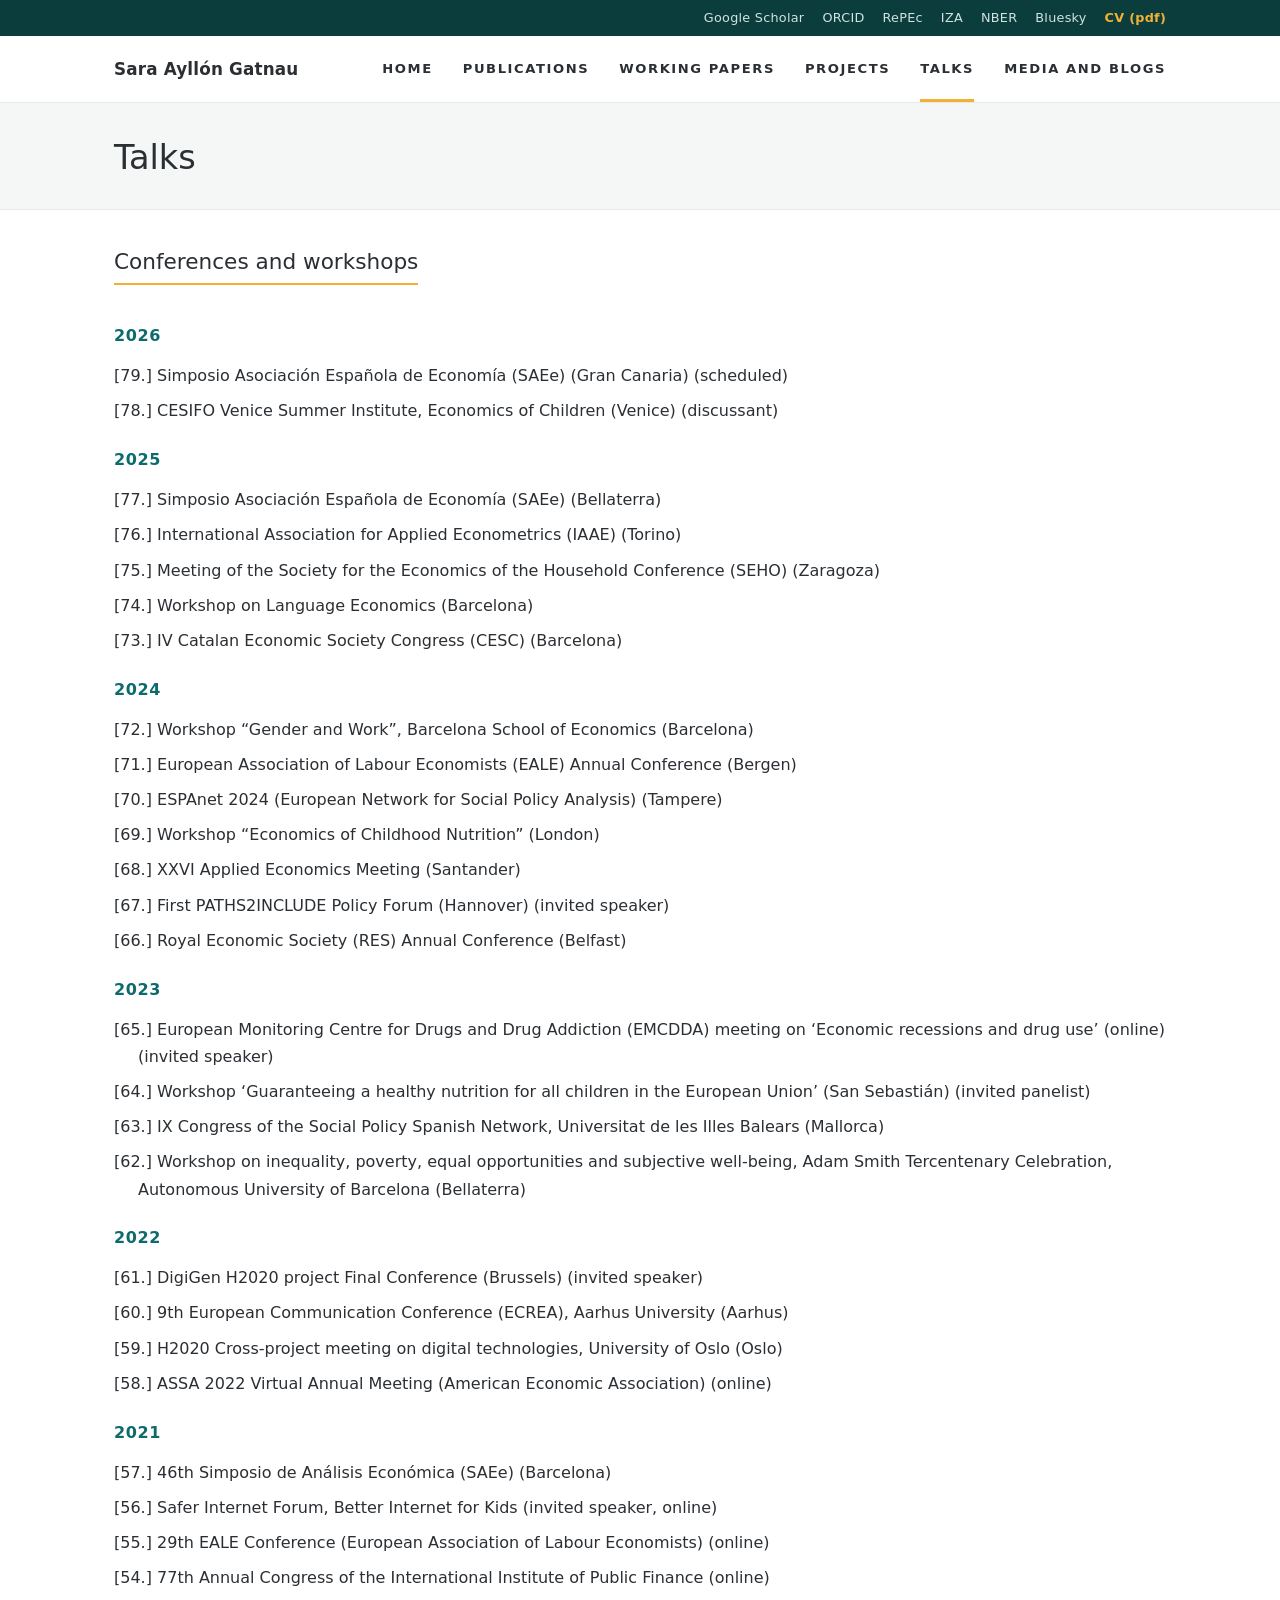
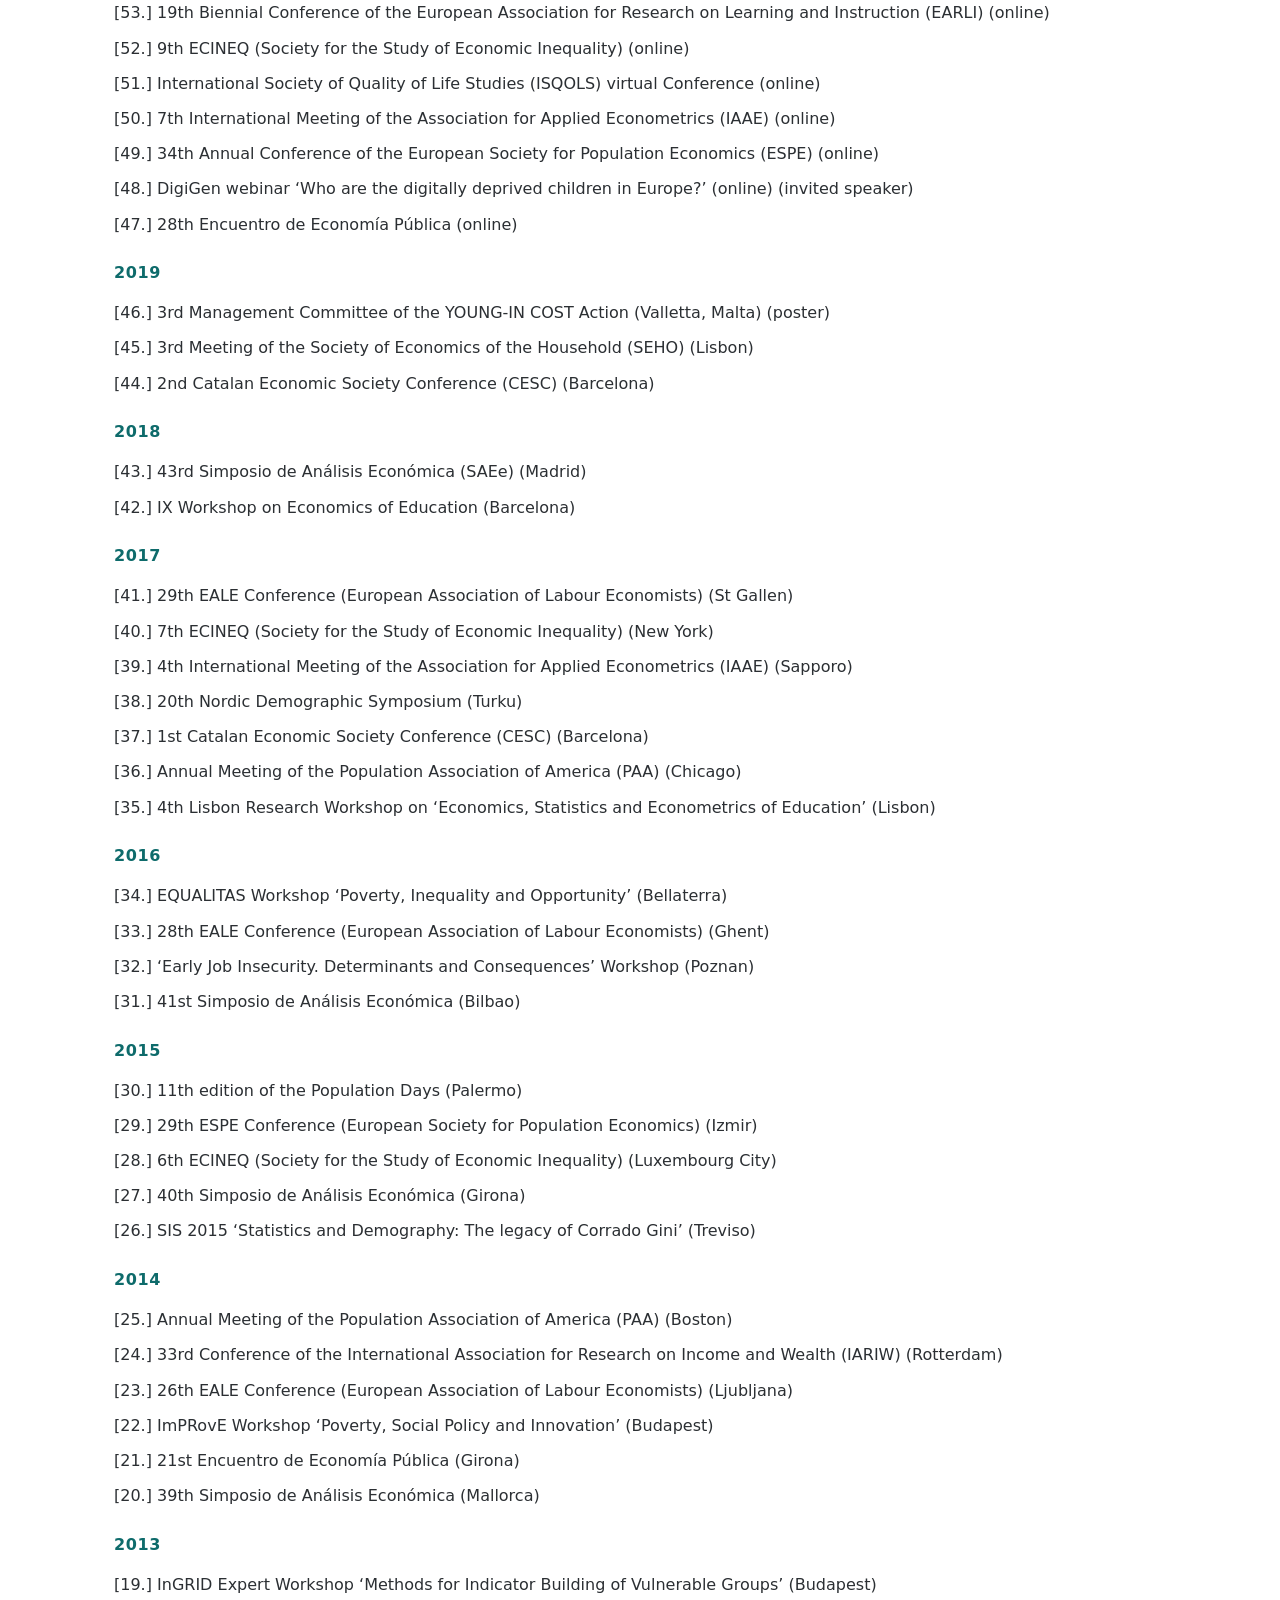
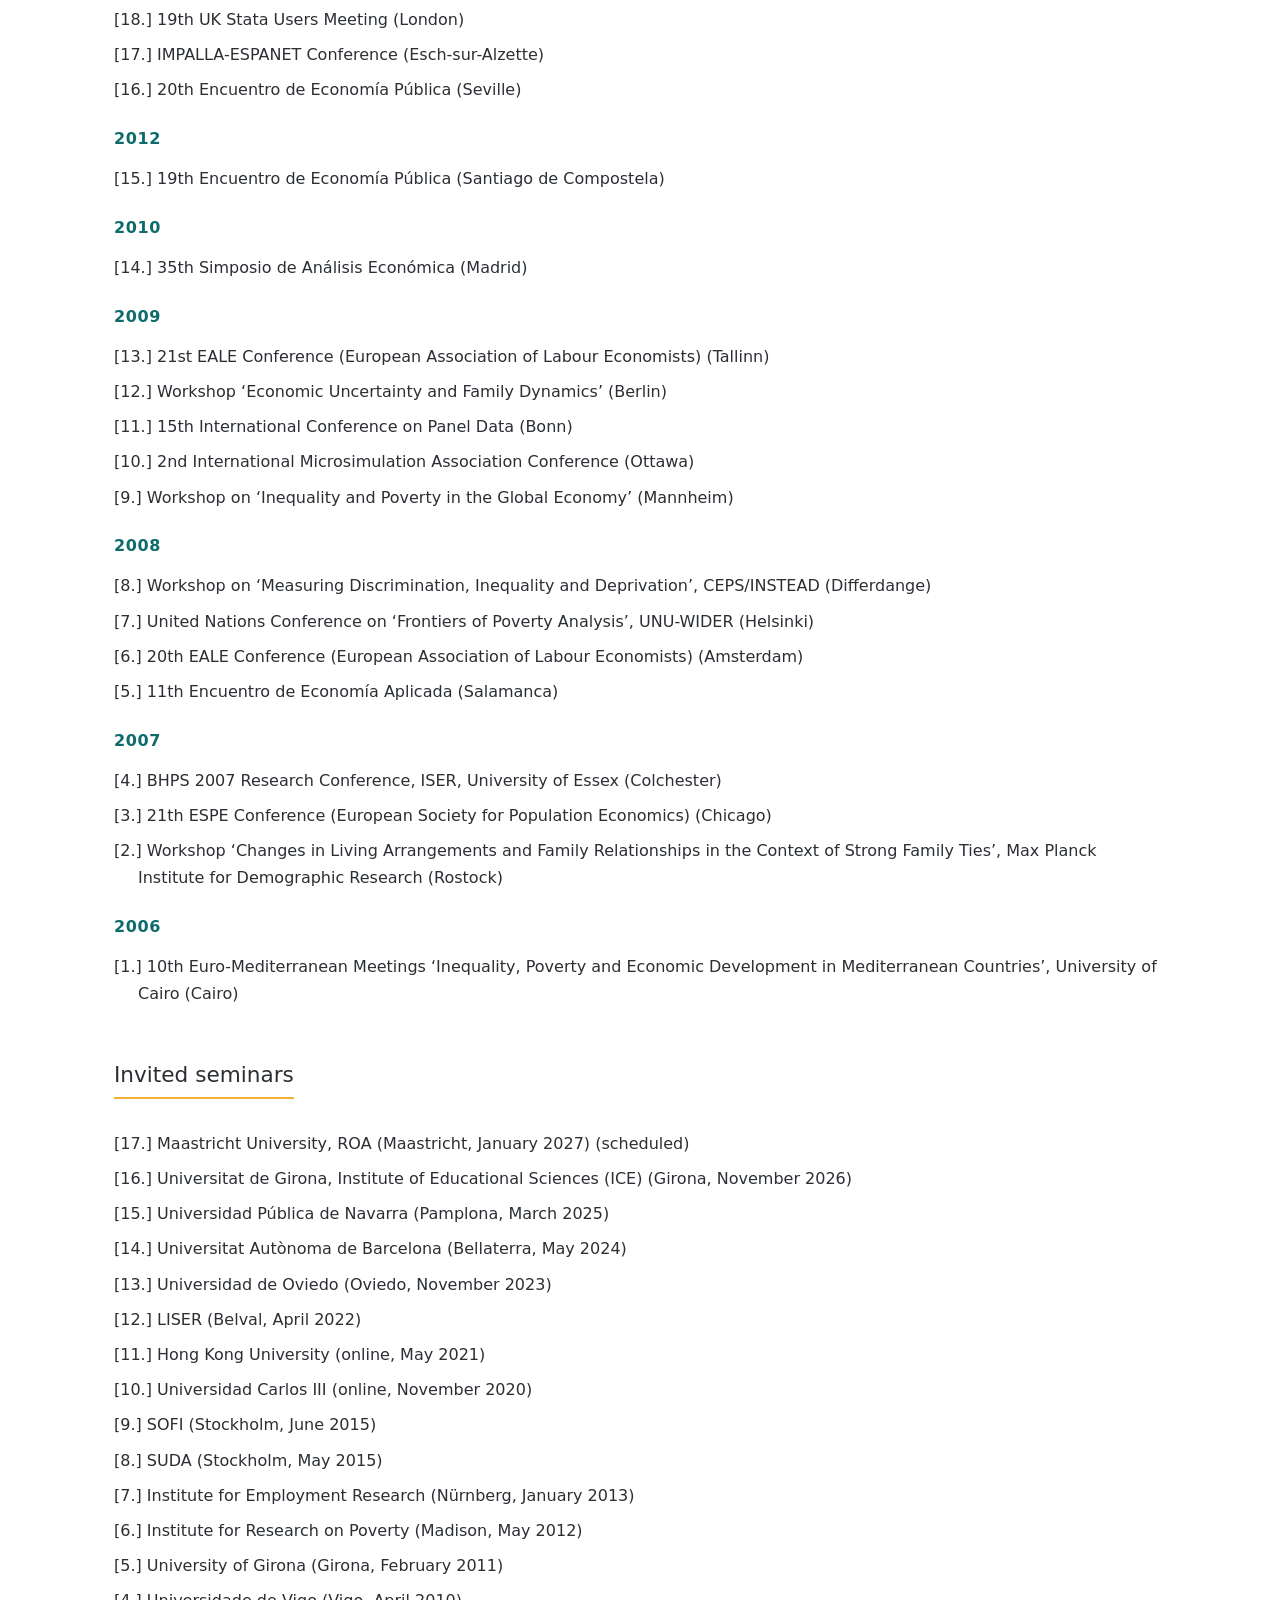
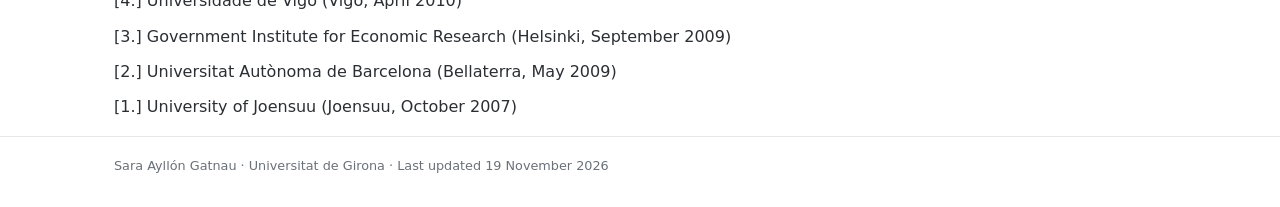
<file: talks.html>
<!DOCTYPE html>
<html lang="en">
<head>
<meta charset="utf-8">
<meta name="viewport" content="width=device-width, initial-scale=1">
<title>Talks – Sara Ayllón Gatnau</title>
<meta name="description" content="Sara Ayllón Gatnau, economist at the Universitat de Girona: poverty, inequality, family and labour economics.">
<link rel="stylesheet" href="style.css">
</head>
<body class="page-talks">
<div class="topbar"><div class="wrap"><a href="https://scholar.google.com/citations?user=O_1DEpYAAAAJ">Google Scholar</a><a href="https://orcid.org/0000-0002-3338-1183">ORCID</a><a href="https://ideas.repec.org/e/pay16.html">RePEc</a><a href="https://www.iza.org/people/fellows/5118/sara-ayllon">IZA</a><a href="https://www.nber.org/people/sara_ayllon">NBER</a><a href="https://bsky.app/profile/ayllonsara.bsky.social">Bluesky</a><a class="cv" href="files/cv_english_long_2026_11_14.pdf">CV (pdf)</a></div></div>
<header class="menubar"><div class="wrap">
  <a class="name" href="index.html">Sara Ayllón Gatnau</a>
  <nav><a href="index.html">Home</a><a href="publications.html">Publications</a><a href="working-papers.html">Working papers</a><a href="projects.html">Projects</a><a href="talks.html" class="here">Talks</a><a href="media.html">Media and blogs</a></nav>
</div></header>
<section class="pagehead"><div class="wrap"><h1>Talks</h1></div></section>
<main class="wrap">
<h1 id="talks">Talks</h1>
<h2 id="conferences-and-workshops">Conferences and workshops</h2>
<h3 id="2026">2026</h3>
<ul>
<li>[79.] Simposio Asociación Española de Economía (SAEe) (Gran Canaria) (scheduled)</li>
<li>[78.] CESIFO Venice Summer Institute, Economics of Children (Venice) (discussant)</li>
</ul>
<h3 id="2025">2025</h3>
<ul>
<li>[77.] Simposio Asociación Española de Economía (SAEe) (Bellaterra)</li>
<li>[76.] International Association for Applied Econometrics (IAAE) (Torino)</li>
<li>[75.] Meeting of the Society for the Economics of the Household Conference (SEHO) (Zaragoza)</li>
<li>[74.] Workshop on Language Economics (Barcelona)</li>
<li>[73.] IV Catalan Economic Society Congress (CESC) (Barcelona)</li>
</ul>
<h3 id="2024">2024</h3>
<ul>
<li>[72.] Workshop “Gender and Work”, Barcelona School of Economics (Barcelona)</li>
<li>[71.] European Association of Labour Economists (EALE) Annual Conference (Bergen)</li>
<li>[70.] ESPAnet 2024 (European Network for Social Policy Analysis) (Tampere)</li>
<li>[69.] Workshop “Economics of Childhood Nutrition” (London)</li>
<li>[68.] XXVI Applied Economics Meeting (Santander)</li>
<li>[67.] First PATHS2INCLUDE Policy Forum (Hannover) (invited speaker)</li>
<li>[66.] Royal Economic Society (RES) Annual Conference (Belfast)</li>
</ul>
<h3 id="2023">2023</h3>
<ul>
<li>[65.] European Monitoring Centre for Drugs and Drug Addiction (EMCDDA) meeting on ‘Economic recessions and drug use’ (online) (invited speaker)</li>
<li>[64.] Workshop ‘Guaranteeing a healthy nutrition for all children in the European Union’ (San Sebastián) (invited panelist)</li>
<li>[63.] IX Congress of the Social Policy Spanish Network, Universitat de les Illes Balears (Mallorca)</li>
<li>[62.] Workshop on inequality, poverty, equal opportunities and subjective well-being, Adam Smith Tercentenary Celebration, Autonomous University of Barcelona (Bellaterra)</li>
</ul>
<h3 id="2022">2022</h3>
<ul>
<li>[61.] DigiGen H2020 project Final Conference (Brussels) (invited speaker)</li>
<li>[60.] 9th European Communication Conference (ECREA), Aarhus University (Aarhus)</li>
<li>[59.] H2020 Cross-project meeting on digital technologies, University of Oslo (Oslo)</li>
<li>[58.] ASSA 2022 Virtual Annual Meeting (American Economic Association) (online)</li>
</ul>
<h3 id="2021">2021</h3>
<ul>
<li>[57.] 46th Simposio de Análisis Económica (SAEe) (Barcelona)</li>
<li>[56.] Safer Internet Forum, Better Internet for Kids (invited speaker, online)</li>
<li>[55.] 29th EALE Conference (European Association of Labour Economists) (online)</li>
<li>[54.] 77th Annual Congress of the International Institute of Public Finance (online)</li>
<li>[53.] 19th Biennial Conference of the European Association for Research on Learning and Instruction (EARLI) (online)</li>
<li>[52.] 9th ECINEQ (Society for the Study of Economic Inequality) (online)</li>
<li>[51.] International Society of Quality of Life Studies (ISQOLS) virtual Conference (online)</li>
<li>[50.] 7th International Meeting of the Association for Applied Econometrics (IAAE) (online)</li>
<li>[49.] 34th Annual Conference of the European Society for Population Economics (ESPE) (online)</li>
<li>[48.] DigiGen webinar ‘Who are the digitally deprived children in Europe?’ (online) (invited speaker)</li>
<li>[47.] 28th Encuentro de Economía Pública (online)</li>
</ul>
<h3 id="2019">2019</h3>
<ul>
<li>[46.] 3rd Management Committee of the YOUNG-IN COST Action (Valletta, Malta) (poster)</li>
<li>[45.] 3rd Meeting of the Society of Economics of the Household (SEHO) (Lisbon)</li>
<li>[44.] 2nd Catalan Economic Society Conference (CESC) (Barcelona)</li>
</ul>
<h3 id="2018">2018</h3>
<ul>
<li>[43.] 43rd Simposio de Análisis Económica (SAEe) (Madrid)</li>
<li>[42.] IX Workshop on Economics of Education (Barcelona)</li>
</ul>
<h3 id="2017">2017</h3>
<ul>
<li>[41.] 29th EALE Conference (European Association of Labour Economists) (St Gallen)</li>
<li>[40.] 7th ECINEQ (Society for the Study of Economic Inequality) (New York)</li>
<li>[39.] 4th International Meeting of the Association for Applied Econometrics (IAAE) (Sapporo)</li>
<li>[38.] 20th Nordic Demographic Symposium (Turku)</li>
<li>[37.] 1st Catalan Economic Society Conference (CESC) (Barcelona)</li>
<li>[36.] Annual Meeting of the Population Association of America (PAA) (Chicago)</li>
<li>[35.] 4th Lisbon Research Workshop on ‘Economics, Statistics and Econometrics of Education’ (Lisbon)</li>
</ul>
<h3 id="2016">2016</h3>
<ul>
<li>[34.] EQUALITAS Workshop ‘Poverty, Inequality and Opportunity’ (Bellaterra)</li>
<li>[33.] 28th EALE Conference (European Association of Labour Economists) (Ghent)</li>
<li>[32.] ‘Early Job Insecurity. Determinants and Consequences’ Workshop (Poznan)</li>
<li>[31.] 41st Simposio de Análisis Económica (Bilbao)</li>
</ul>
<h3 id="2015">2015</h3>
<ul>
<li>[30.] 11th edition of the Population Days (Palermo)</li>
<li>[29.] 29th ESPE Conference (European Society for Population Economics) (Izmir)</li>
<li>[28.] 6th ECINEQ (Society for the Study of Economic Inequality) (Luxembourg City)</li>
<li>[27.] 40th Simposio de Análisis Económica (Girona)</li>
<li>[26.] SIS 2015 ‘Statistics and Demography: The legacy of Corrado Gini’ (Treviso)</li>
</ul>
<h3 id="2014">2014</h3>
<ul>
<li>[25.] Annual Meeting of the Population Association of America (PAA) (Boston)</li>
<li>[24.] 33rd Conference of the International Association for Research on Income and Wealth (IARIW) (Rotterdam)</li>
<li>[23.] 26th EALE Conference (European Association of Labour Economists) (Ljubljana)</li>
<li>[22.] ImPRovE Workshop ‘Poverty, Social Policy and Innovation’ (Budapest)</li>
<li>[21.] 21st Encuentro de Economía Pública (Girona)</li>
<li>[20.] 39th Simposio de Análisis Económica (Mallorca)</li>
</ul>
<h3 id="2013">2013</h3>
<ul>
<li>[19.] InGRID Expert Workshop ‘Methods for Indicator Building of Vulnerable Groups’ (Budapest)</li>
<li>[18.] 19th UK Stata Users Meeting (London)</li>
<li>[17.] IMPALLA-ESPANET Conference (Esch-sur-Alzette)</li>
<li>[16.] 20th Encuentro de Economía Pública (Seville)</li>
</ul>
<h3 id="2012">2012</h3>
<ul>
<li>[15.] 19th Encuentro de Economía Pública (Santiago de Compostela)</li>
</ul>
<h3 id="2010">2010</h3>
<ul>
<li>[14.] 35th Simposio de Análisis Económica (Madrid)</li>
</ul>
<h3 id="2009">2009</h3>
<ul>
<li>[13.] 21st EALE Conference (European Association of Labour Economists) (Tallinn)</li>
<li>[12.] Workshop ‘Economic Uncertainty and Family Dynamics’ (Berlin)</li>
<li>[11.] 15th International Conference on Panel Data (Bonn)</li>
<li>[10.] 2nd International Microsimulation Association Conference (Ottawa)</li>
<li>[9.] Workshop on ‘Inequality and Poverty in the Global Economy’ (Mannheim)</li>
</ul>
<h3 id="2008">2008</h3>
<ul>
<li>[8.] Workshop on ‘Measuring Discrimination, Inequality and Deprivation’, CEPS/INSTEAD (Differdange)</li>
<li>[7.] United Nations Conference on ‘Frontiers of Poverty Analysis’, UNU-WIDER (Helsinki)</li>
<li>[6.] 20th EALE Conference (European Association of Labour Economists) (Amsterdam)</li>
<li>[5.] 11th Encuentro de Economía Aplicada (Salamanca)</li>
</ul>
<h3 id="2007">2007</h3>
<ul>
<li>[4.] BHPS 2007 Research Conference, ISER, University of Essex (Colchester)</li>
<li>[3.] 21th ESPE Conference (European Society for Population Economics) (Chicago)</li>
<li>[2.] Workshop ‘Changes in Living Arrangements and Family Relationships in the Context of Strong Family Ties’, Max Planck Institute for Demographic Research (Rostock)</li>
</ul>
<h3 id="2006">2006</h3>
<ul>
<li>[1.] 10th Euro-Mediterranean Meetings ‘Inequality, Poverty and Economic Development in Mediterranean Countries’, University of Cairo (Cairo)</li>
</ul>
<h2 id="invited-seminars">Invited seminars</h2>
<ul>
<li>[17.] Maastricht University, ROA (Maastricht, January 2027) (scheduled)</li>
<li>[16.] Universitat de Girona, Institute of Educational Sciences (ICE) (Girona, November 2026)</li>
<li>[15.] Universidad Pública de Navarra (Pamplona, March 2025)</li>
<li>[14.] Universitat Autònoma de Barcelona (Bellaterra, May 2024)</li>
<li>[13.] Universidad de Oviedo (Oviedo, November 2023)</li>
<li>[12.] LISER (Belval, April 2022)</li>
<li>[11.] Hong Kong University (online, May 2021)</li>
<li>[10.] Universidad Carlos III (online, November 2020)</li>
<li>[9.] SOFI (Stockholm, June 2015)</li>
<li>[8.] SUDA (Stockholm, May 2015)</li>
<li>[7.] Institute for Employment Research (Nürnberg, January 2013)</li>
<li>[6.] Institute for Research on Poverty (Madison, May 2012)</li>
<li>[5.] University of Girona (Girona, February 2011)</li>
<li>[4.] Universidade de Vigo (Vigo, April 2010)</li>
<li>[3.] Government Institute for Economic Research (Helsinki, September 2009)</li>
<li>[2.] Universitat Autònoma de Barcelona (Bellaterra, May 2009)</li>
<li>[1.] University of Joensuu (Joensuu, October 2007)</li>
</ul>
</main>
<footer class="site"><div class="wrap">Sara Ayllón Gatnau · Universitat de Girona · Last updated 19 November 2026</div></footer>
</body>
</html>
</file>
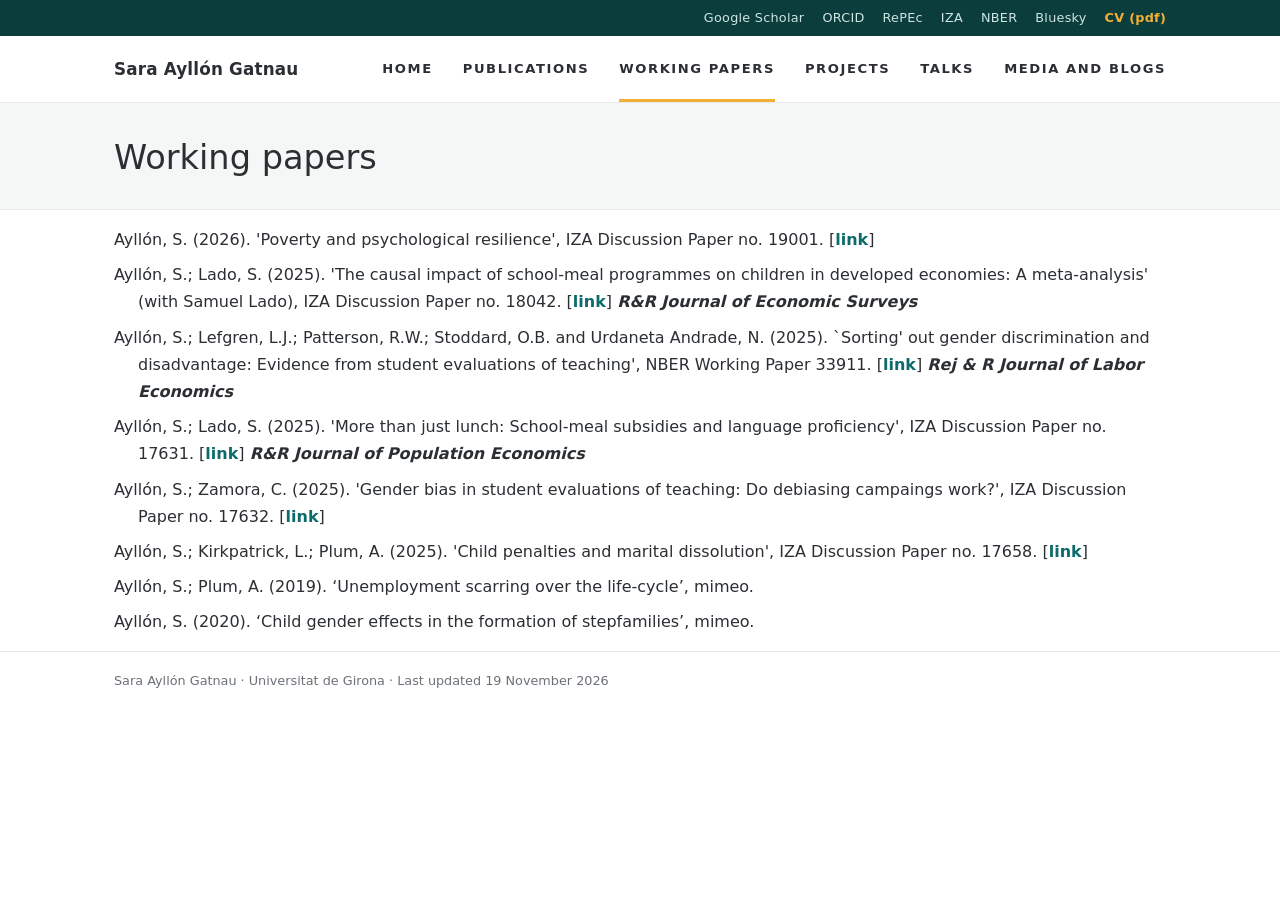
<file: working-papers.html>
<!DOCTYPE html>
<html lang="en">
<head>
<meta charset="utf-8">
<meta name="viewport" content="width=device-width, initial-scale=1">
<title>Working papers – Sara Ayllón Gatnau</title>
<meta name="description" content="Sara Ayllón Gatnau, economist at the Universitat de Girona: poverty, inequality, family and labour economics.">
<link rel="stylesheet" href="style.css">
</head>
<body class="page-working-papers">
<div class="topbar"><div class="wrap"><a href="https://scholar.google.com/citations?user=O_1DEpYAAAAJ">Google Scholar</a><a href="https://orcid.org/0000-0002-3338-1183">ORCID</a><a href="https://ideas.repec.org/e/pay16.html">RePEc</a><a href="https://www.iza.org/people/fellows/5118/sara-ayllon">IZA</a><a href="https://www.nber.org/people/sara_ayllon">NBER</a><a href="https://bsky.app/profile/ayllonsara.bsky.social">Bluesky</a><a class="cv" href="files/cv_english_long_2026_11_14.pdf">CV (pdf)</a></div></div>
<header class="menubar"><div class="wrap">
  <a class="name" href="index.html">Sara Ayllón Gatnau</a>
  <nav><a href="index.html">Home</a><a href="publications.html">Publications</a><a href="working-papers.html" class="here">Working papers</a><a href="projects.html">Projects</a><a href="talks.html">Talks</a><a href="media.html">Media and blogs</a></nav>
</div></header>
<section class="pagehead"><div class="wrap"><h1>Working papers</h1></div></section>
<main class="wrap">
<h1 id="working-papers">Working papers</h1>
<ul>
<li>Ayllón, S. (2026). 'Poverty and psychological resilience', IZA Discussion Paper no. 19001. [<a href="https://docs.iza.org/dp19001.pdf">link</a>]</li>
<li>Ayllón, S.; Lado, S. (2025). 'The causal impact of school-meal programmes on children in developed economies: A meta-analysis' (with Samuel Lado), IZA Discussion Paper no. 18042. [<a href="https://www.iza.org/publications/dp/18042/the-causal-impact-of-school-meal-programmes-on-children-in-developed-economies-a-meta-analysis">link</a>] <strong><em>R&amp;R Journal of Economic Surveys</strong></em></li>
<li>Ayllón, S.; Lefgren, L.J.; Patterson, R.W.; Stoddard, O.B. and Urdaneta Andrade, N. (2025). `Sorting' out gender discrimination and disadvantage: Evidence from student evaluations of teaching', NBER Working Paper 33911. [<a href="https://www.nber.org/papers/w33911">link</a>] <strong><em>Rej &amp; R Journal of Labor Economics</strong></em></li>
<li>Ayllón, S.; Lado, S. (2025). 'More than just lunch: School-meal subsidies and language proficiency', IZA Discussion Paper no. 17631. [<a href="https://docs.iza.org/dp17631.pdf">link</a>] <strong><em>R&amp;R Journal of Population Economics</strong></em></li>
<li>Ayllón, S.; Zamora, C. (2025). 'Gender bias in student evaluations of teaching: Do debiasing campaings work?', IZA Discussion Paper no. 17632. [<a href="https://docs.iza.org/dp17632.pdf">link</a>]</li>
<li>Ayllón, S.; Kirkpatrick, L.; Plum, A. (2025). 'Child penalties and marital dissolution', IZA Discussion Paper no. 17658. [<a href="https://www.iza.org/publications/dp/17658/child-penalties-and-marriage-dissolution">link</a>]</li>
<li>Ayllón, S.; Plum, A. (2019). ‘Unemployment scarring over the life-cycle’, mimeo.</li>
<li>Ayllón, S. (2020). ‘Child gender effects in the formation of stepfamilies’, mimeo.</li>
</ul>
</main>
<footer class="site"><div class="wrap">Sara Ayllón Gatnau · Universitat de Girona · Last updated 19 November 2026</div></footer>
</body>
</html>
</file>
<file: style.css>
/* Design D (30 Sep 2026): layout inspired by pedroreybiel.com — top bar, uppercase menu,
   photo banner with name, bio + news columns — with teal/amber accents.
   Previous design C is kept in D:\ClaudeProjects\webpage\variants\C_final_style.css */
:root {
  --bg: #ffffff;
  --text: #2b2f33;
  --muted: #6b7178;
  --accent: #0e6b6b;      /* links */
  --accent-2: #f2b134;    /* highlights */
  --rule: #e6e8ea;
  --topbar: #0b3d3d;
  --topbar-text: #cfe3e0;
  --soft: #f4f7f6;
}
@media (prefers-color-scheme: dark) {
  :root {
    --bg: #15191b; --text: #e3e6e8; --muted: #9aa3a9; --accent: #5cc8c0; --accent-2: #f5c35c;
    --rule: #2a3034; --topbar: #0a2c2c; --topbar-text: #b9d6d2; --soft: #1c2224;
  }
}
* { box-sizing: border-box; }
html { -webkit-text-size-adjust: 100%; }
body {
  margin: 0; background: var(--bg); color: var(--text);
  font: 16px/1.7 "Segoe UI", system-ui, -apple-system, Roboto, "Helvetica Neue", Arial, sans-serif;
}
a { color: var(--accent); text-decoration: none; font-weight: 600; }
a:hover { text-decoration: underline; }
.wrap { max-width: 1100px; margin: 0 auto; padding: 0 24px; }

/* thin top bar with profile links */
.topbar { background: var(--topbar); color: var(--topbar-text); font-size: .8rem; }
.topbar .wrap { display: flex; flex-wrap: wrap; justify-content: flex-end; gap: 4px 18px; padding-top: 7px; padding-bottom: 7px; }
.topbar a { color: var(--topbar-text); font-weight: 500; letter-spacing: .02em; }
.topbar a:hover { color: #fff; text-decoration: none; }
.topbar .cv { color: var(--accent-2); font-weight: 700; }

/* menu bar */
.menubar { background: var(--bg); border-bottom: 1px solid var(--rule); }
.menubar .wrap { display: flex; flex-wrap: wrap; align-items: center; justify-content: space-between; gap: 6px 28px; }
.menubar .name { color: var(--text); font-weight: 600; font-size: 1.05rem; letter-spacing: .01em; padding: 18px 0; }
.menubar .name:hover { text-decoration: none; }
.page-index .menubar .name { visibility: hidden; }   /* the banner already shows the name */
@media (max-width: 860px) { .page-index .menubar .name { display: none; } }
.menubar nav { display: flex; flex-wrap: wrap; gap: 0 30px; }
.menubar nav a {
  color: var(--text); font-weight: 600; font-size: .82rem; letter-spacing: .12em; text-transform: uppercase;
  padding: 22px 0 19px; border-bottom: 3px solid transparent;
}
.menubar nav a:hover { color: var(--accent); text-decoration: none; }
.menubar nav a.here { border-bottom-color: var(--accent-2); }

/* photo banner (home page) */
.banner {
  position: relative; height: 480px; background: #3b4a4a url("files/sara-ayllon-banner.jpg") center 8% / cover no-repeat;
}
.banner::after { content: ""; position: absolute; inset: 0; background: linear-gradient(90deg, rgba(0,0,0,.45) 0%, rgba(0,0,0,.05) 55%, rgba(0,0,0,0) 100%); }
.banner .wrap { position: relative; z-index: 1; height: 100%; display: flex; flex-direction: column; justify-content: flex-end; padding-bottom: 42px; }
.banner .bname { color: #fff; font-size: 3.2rem; font-weight: 300; line-height: 1.1; letter-spacing: .01em; text-shadow: 0 2px 12px rgba(0,0,0,.35); }
.banner .credit { color: rgba(255,255,255,.75); font-size: .72rem; margin-top: 10px; }

/* page title band (other pages) */
.pagehead { background: var(--soft); border-bottom: 1px solid var(--rule); }
.pagehead h1 { margin: 0; padding: 34px 0 30px; font-size: 2.1rem; font-weight: 300; color: var(--text); }

main { padding-top: 10px; padding-bottom: 50px; }
h1, h2, h3 { line-height: 1.25; }
main h1 { display: none; }   /* page titles are shown in the band above */
h2 { font-size: 1.35rem; font-weight: 400; margin: 1.8em 0 .7em; padding-bottom: .35em; border-bottom: 2px solid var(--accent-2); display: inline-block; }
h3 { font-size: 1rem; font-weight: 700; margin: 1.6em 0 .4em; color: var(--accent); letter-spacing: .04em; }
ul { padding-left: 1.2em; }
li { margin: .5em 0; }

/* home: two columns, bio left, news right */
.home { display: grid; grid-template-columns: minmax(0, 1fr) 330px; gap: 0 48px; }
.home .lead { font-size: 1.9rem; font-weight: 300; line-height: 1.3; margin: 1.3em 0 .8em; color: var(--text); }
.home .lead span { display: block; color: var(--muted); font-size: 1.35rem; }
.home .news { border-left: 1px solid var(--rule); padding-left: 32px; }
.home .news h2 { font-size: 1.9rem; font-weight: 300; border: 0; margin: 1.1em 0 .4em; padding: 0; }
.home .news ul { list-style: none; padding: 0; }
.home .news li { margin: 0 0 1.3em; font-size: .93rem; }
.home .contact { margin-top: 2.2em; padding: 18px 22px; background: var(--soft); border-left: 4px solid var(--accent); font-size: .95rem; }
.home .contact p { margin: .3em 0; }
.page-index main ul li strong:first-child, .page-projects main ul li strong:first-child { color: var(--accent); }
.home .news li strong:first-child { display: block; color: var(--text); }

/* numbered lists: no bullets, hanging indent */
.page-publications main ul, .page-working-papers main ul, .page-projects main ul,
.page-talks main ul, .page-media main ul { list-style: none; padding-left: 1.5em; }
.page-publications main li, .page-working-papers main li, .page-projects main li,
.page-talks main li, .page-media main li { text-indent: -1.5em; }
.page-publications main li strong, .page-talks main li strong { font-weight: 600; }

footer.site { border-top: 1px solid var(--rule); color: var(--muted); font-size: .8rem; }
footer.site .wrap { padding-top: 18px; padding-bottom: 30px; }

@media (max-width: 860px) {
  .home { grid-template-columns: 1fr; }
  .home .news { border-left: 0; padding-left: 0; border-top: 1px solid var(--rule); }
  .banner { height: 300px; }
  .banner .bname { font-size: 2.3rem; }
  .menubar nav { gap: 0 18px; }
  .menubar nav a { padding: 12px 0 10px; }
  .menubar .name { padding: 12px 0 0; }
}
</file>
